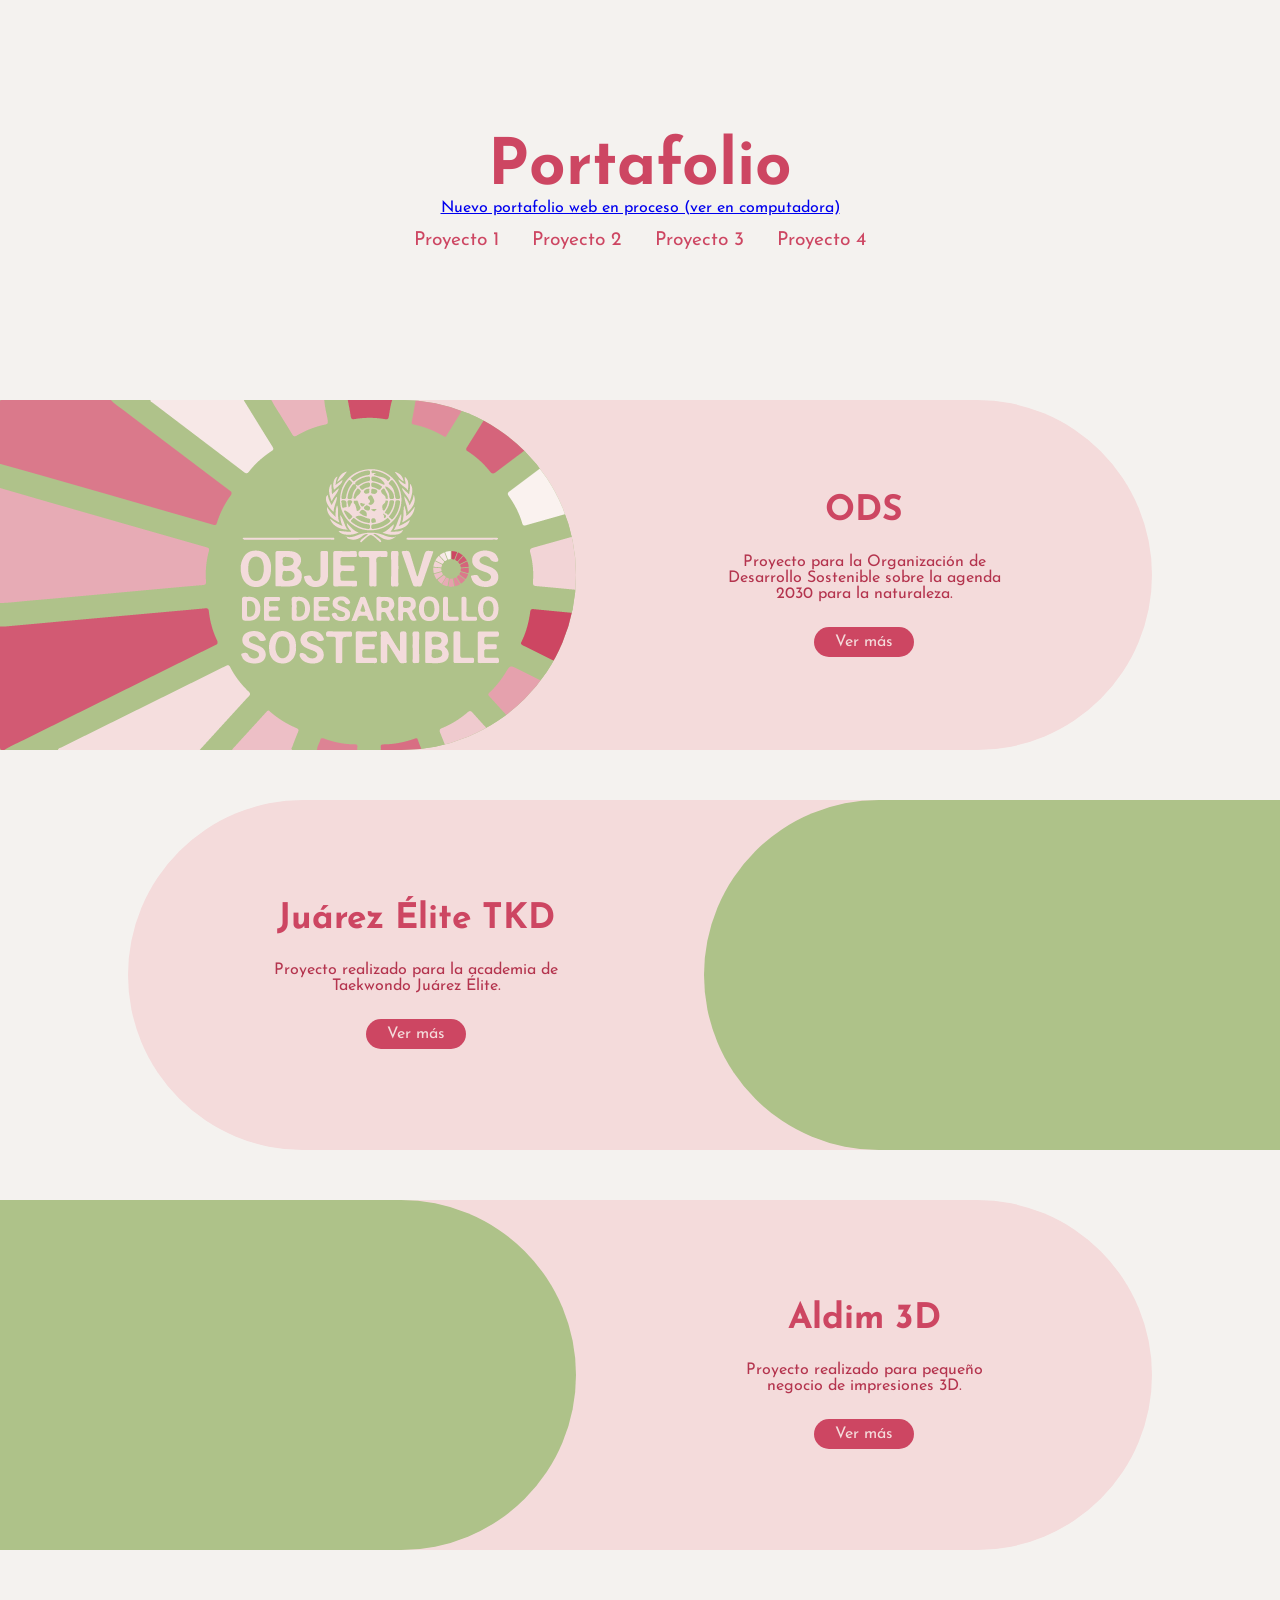
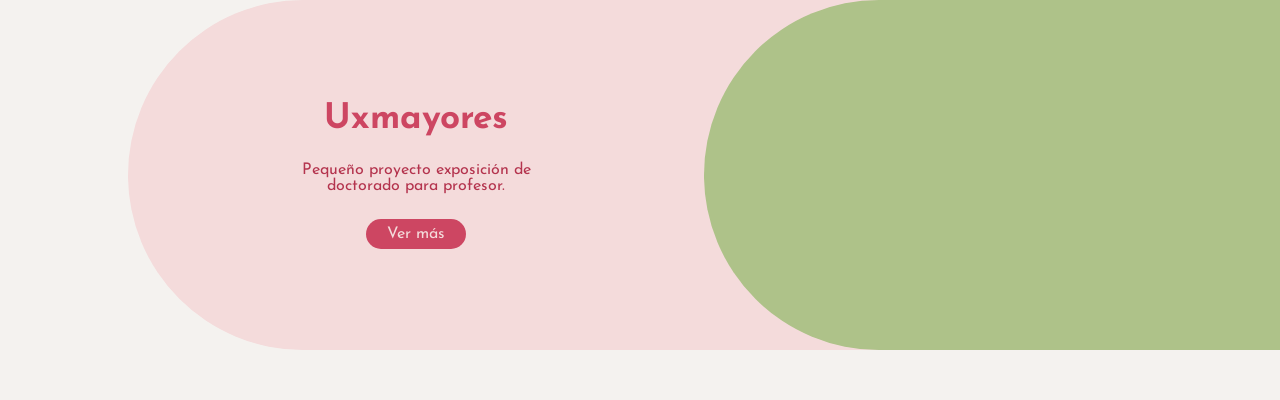
<file: index.html>
<!DOCTYPE html>
<html lang="es">

<head>
    <meta charset="UTF-8">
    <meta name="viewport" content="width=device-width, initial-scale=1.0">
    <link rel="stylesheet" href="css/head-foot.css">
    <link rel="stylesheet" href="css/index-style.css">
    <link rel="stylesheet" href="css/medias.css">
    <link rel="stylesheet" href="css/burger.css">
    <link href='https://unpkg.com/boxicons@2.1.4/css/boxicons.min.css' rel='stylesheet'>
    <link rel="preconnect" href="https://fonts.googleapis.com">
    <link rel="preconnect" href="https://fonts.gstatic.com" crossorigin>
    <link
        href="https://fonts.googleapis.com/css2?family=Josefin+Sans:wght@300;400;700&display=swap"
        rel="stylesheet">
    <title>Portafolio Web</title>


</head>

<body>
    <header id="ini">
        <!-- Menu de hamurguesa  -->
        <input type="checkbox" id="check">
        <label for="check" class="chbtn">
            <i class='bx bx-menu bur'></i>
        </label>

        <h1>Portafolio</h1>
        <a href="https://viridianarocha.github.io/DeRoseWeb/">Nuevo portafolio web en proceso (ver en computadora)</a>

        <nav>
            <a href="#sc1">Proyecto 1</a>
            <a href="#sc2">Proyecto 2</a>
            <a href="#sc3">Proyecto 3</a>
            <a href="#sc3">Proyecto 4</a>
        </nav>
    </header>
    <main>
        <section id="sc1">
            <div class="img">
                <a href="P2/p2.html"><img src="img/Portada-ODS.png" alt="" style="height: 100%;"> <img src="img/Portada-ODS-movil.png" alt="" style="height: 100%;"></a>
            </div>
            <div class="caja">
                <div class="info">
                    <h2>ODS</h2>
                    <p>Proyecto para la Organización de Desarrollo Sostenible sobre la agenda 2030 para la naturaleza.</p>
                    <a href="P2/p2.html">Ver más</a>
                </div>
            </div>

        </section>

        <section id="sc2">
            <div class="caja">
                <div class="info">
                    <h2>Juárez Élite TKD</h2>
                    <p>Proyecto realizado para la academia de Taekwondo Juárez Élite.</p>
                    <a href="https://viridianarocha.github.io/Juarez_Elite_TKD/">Ver más</a>
                </div>
            </div>

            <div class="img"></div>
        </section>

        <section id="sc3">
            <div class="img"></div>
            <div class="caja">
                <div class="info">
                    <h2>Aldim 3D</h2>
                    <p>Proyecto realizado para pequeño negocio de impresiones 3D.</p>
                    <a href="https://viridianarocha.github.io/AldiM3D/index.html">Ver más</a>
                </div>
            </div>
        </section>

        <section id="sc4">
            <div class="caja">
                <div class="info">
                    <h2>Uxmayores</h2>
                    <p>Pequeño proyecto exposición de doctorado para profesor.</p>
                    <a href="https://viridianarocha.github.io/uxmayores/">Ver más</a>
                </div>
            </div>
            <div class="img"></div>
        </section>
    </main>
    <footer>

    </footer>
</body>

</html>
</file>
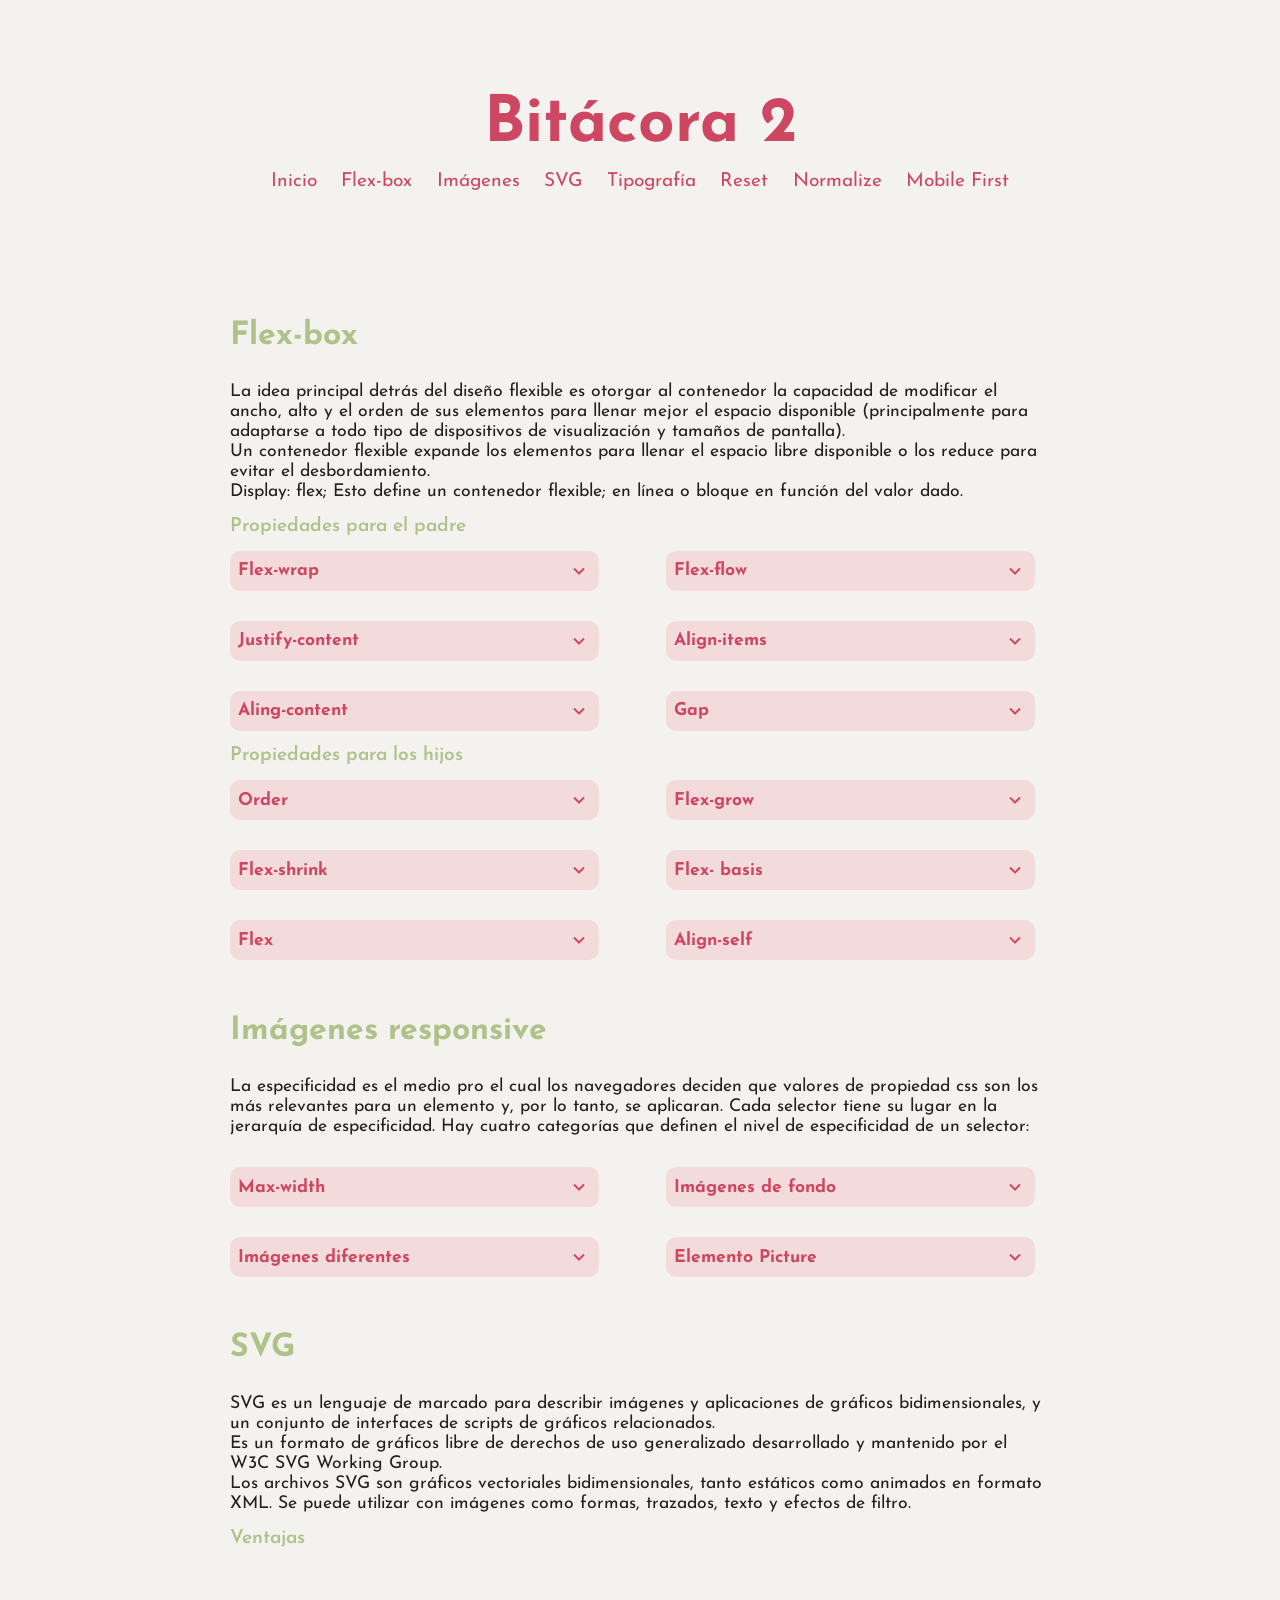
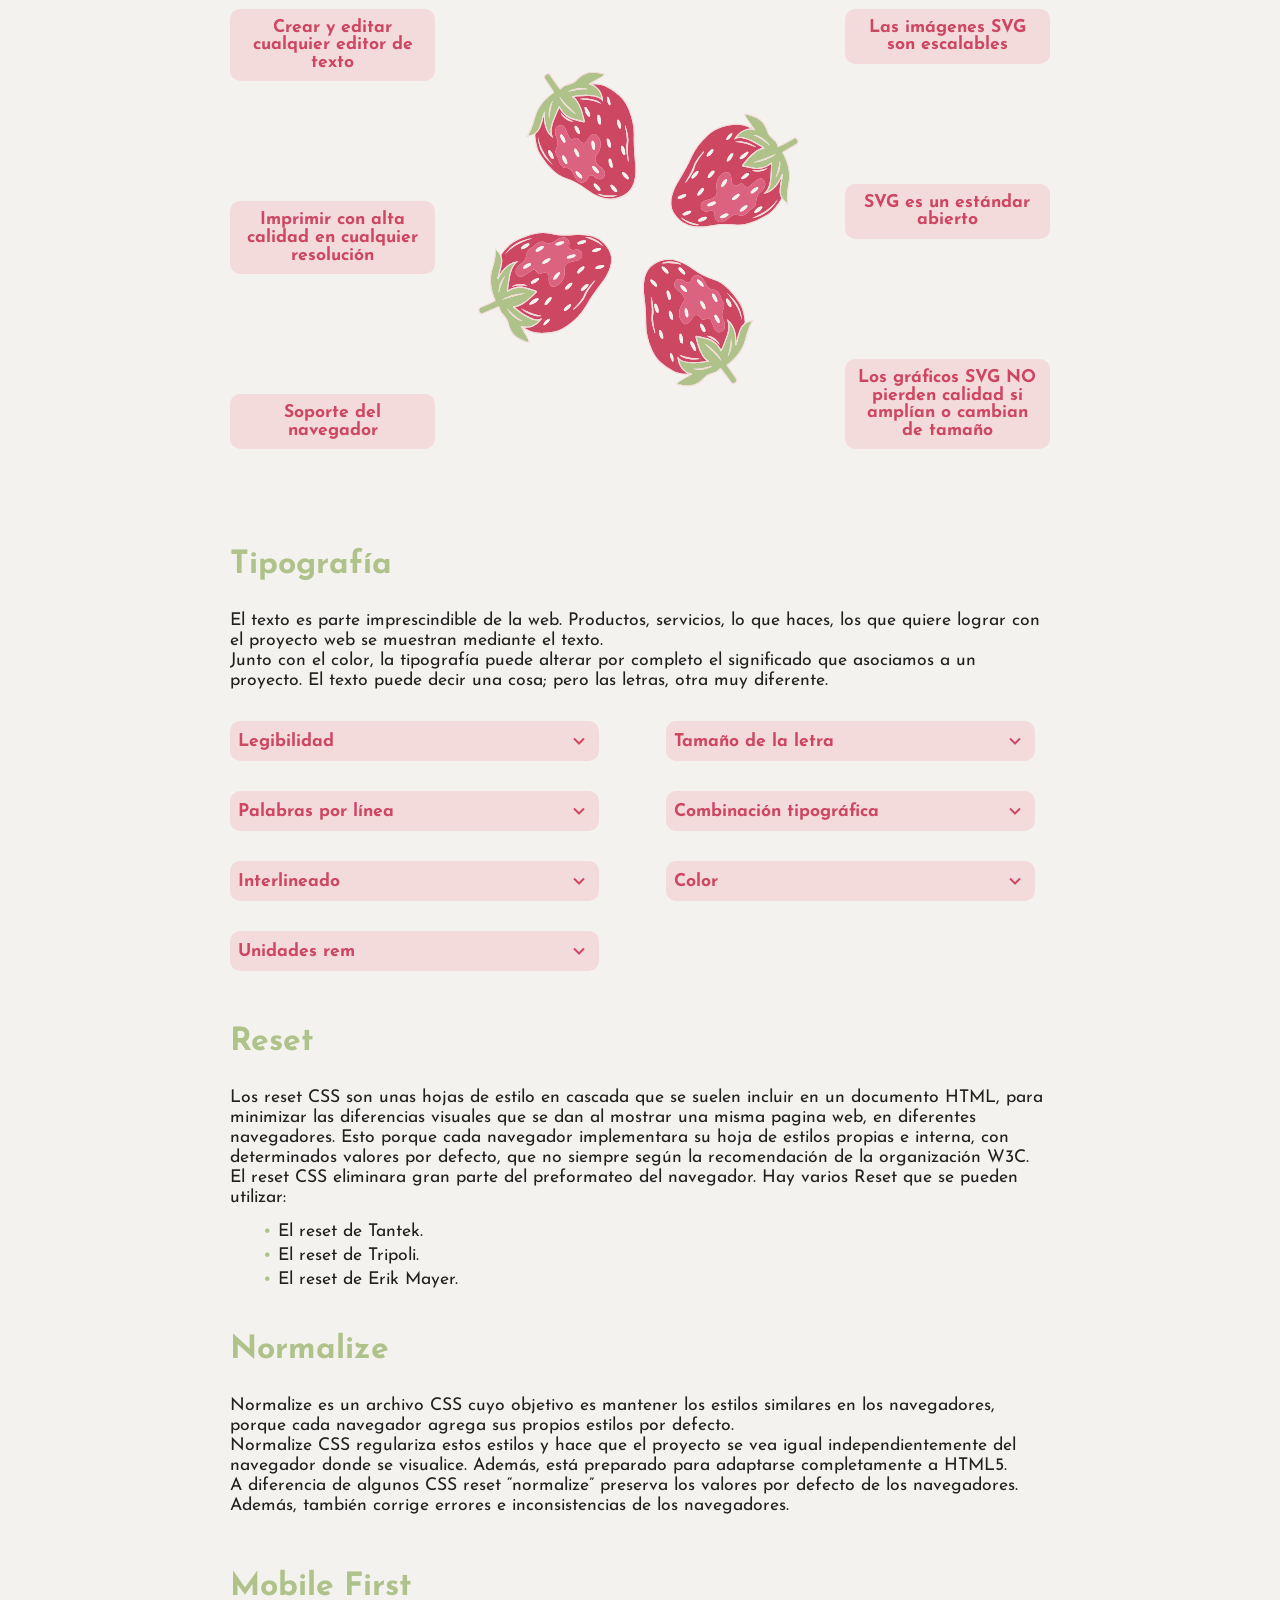
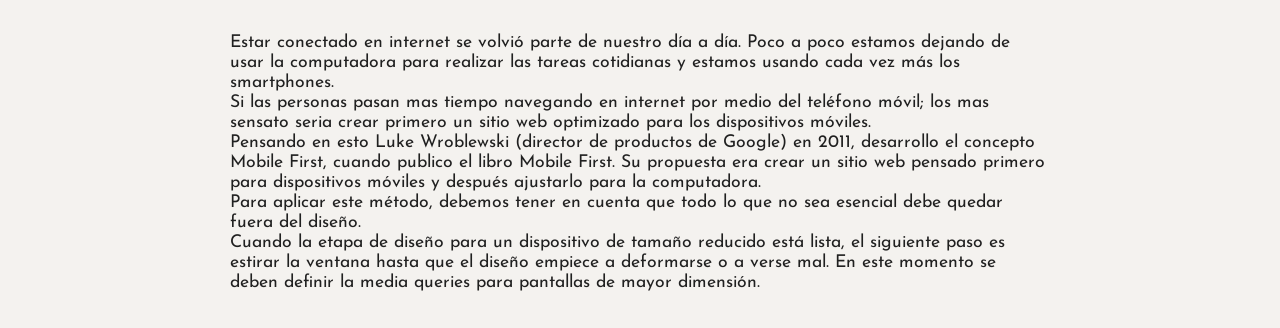
<file: S3-B2.html>
<!DOCTYPE html>
<html lang="en">

<head>
    <meta charset="UTF-8">
    <meta name="viewport" content="width=device-width, initial-scale=1.0">


    <link rel="stylesheet" href="css/reset.css">

    <link rel="stylesheet" href="css/head-foot.css">
    <link rel="stylesheet" href="css/bit.css">
    <link rel="stylesheet" href="css/medias-bit.css">
    <link rel="stylesheet" href="css/medias-svg.css">
    <link rel="stylesheet" href="css/burger.css">
    <link href='https://unpkg.com/boxicons@2.1.4/css/boxicons.min.css' rel='stylesheet'>
    <link rel="preconnect" href="https://fonts.googleapis.com">
    <link rel="preconnect" href="https://fonts.gstatic.com" crossorigin>
    <link href="https://fonts.googleapis.com/css2?family=Josefin+Sans:wght@300;400;500;600;700&display=swap"
        rel="stylesheet">
    <title>Bitácora 2 - Webcita</title>

    <style>
        header nav {
            justify-content: space-evenly;
        }
    </style>

</head>

<body>
    <header id="ini">
        <!-- Menu de hamurguesa  -->
        <input type="checkbox" id="check">
        <label for="check" class="chbtn">
            <i class='bx bx-menu bur'></i>
        </label>

        <h1>Bitácora 2</h1>

        <nav>
            <a href="index.html">Inicio</a>
            <a href="#sec1">Flex-box</a>
            <a href="#sec2">Imágenes</a>
            <a href="#sec3">SVG</a>
            <a href="#sec4">Tipografía</a>
            <a href="#sec5">Reset</a>
            <a href="#sec6">Normalize</a>
            <a href="#sec7">Mobile First</a>
        </nav>
    </header>

    <main>
        <section id="sec1">
            <div class="infos">
                <h2>Flex-box</h2>
                <p>
                    La idea principal detrás del diseño flexible es otorgar al contenedor la capacidad de modificar el
                    ancho, alto y el orden de sus elementos para llenar mejor el espacio disponible (principalmente para
                    adaptarse a todo tipo de dispositivos de visualización y tamaños de pantalla).
                    <br>
                    Un contenedor flexible expande los elementos para llenar el espacio libre disponible o los reduce
                    para evitar el desbordamiento.
                    <br>
                    Display: flex; Esto define un contenedor flexible; en línea o bloque en función del valor dado.
                    <br>
                </p>
                <h4>Propiedades para el padre</h4>
                <div>
                    <div class="inf-box">
                        <div class="sub-icon">
                            <h3>Flex-wrap</h3>
                            <i class='bx bx-chevron-down' id="down1" onclick="vermas(1)"></i>
                        </div>
                        <div id="txt-1" class="list-box">
                            <p>Por defecto, todos los elementos intentarán encajar en una línea. Permite que los
                                elementos se ajusten según sea necesario.
                            </p>
                            <ul>
                                <li>
                                    Nowrap: Todos los elementos flexibles estarán en una línea.
                                </li>
                                <li>
                                    Wrap: Los elementos flexibles se desplazan de arriba abajo en varias líneas.
                                </li>
                                <li>
                                    Wrap-reverse: Los elementos flexibles se desplazan de abajo hacia arriba.
                                </li>
                            </ul>
                            <img class="photo" src="img/wrap.png" alt="">
                        </div>
                        
                        <i class='bx bx-chevron-up' id="up1" onclick="vermenos(1)"></i>
                    </div>
                    <div class="inf-box">
                        <div class="sub-icon">
                            <h3>Flex-flow</h3>
                            <i class='bx bx-chevron-down' id="down2" onclick="vermas(2)"></i>
                        </div>
                        <div id="txt-2" class="list-box">
                            <p>Esta es una abreviatura de propiedades de flex-direction y flex-wrap, que juntas
                                definen los ejes principal y transversal del contenedor flexible.
                                El valor predeterminado es la row nowrap.
                            </p>
                            <img class="photo" src="img/flow.png" alt="">
                        </div>
                        <i class='bx bx-chevron-up' id="up2" onclick="vermenos(2)"></i>
                    </div>
                    <div class="inf-box">
                        <div class="sub-icon">
                            <h3>Justify-content</h3>
                            <i class='bx bx-chevron-down' id="down3" onclick="vermas(3)"></i>
                        </div>
                        <div id="txt-3" class="list-box">
                            <p>Esto define la alineación a lo largo del eje principal.
                                Ayuda a distribuir el espacio libre adicional que sobra cuando todos los elementos
                                flexibles
                                de una línea son inflexibles o flexibles, pero han alcanzado su tamaño máximo.
                                También ejerce cierto control sobre la alineación de los elementos cuando se desbordan
                                en la
                                línea.
                            </p>
                            <ul>
                                <li>
                                    Flex-start: los ítems se alinean hacia la línea de inicio.
                                </li>
                                <li>
                                    Flex-end: Los ítems se alinean hacia la línea final.
                                </li>
                                <li>
                                    Center: Los ítems están centrados a lo largo de la línea.
                                </li>
                                <li>
                                    Space-between: los elementos se distribuyen uniformemente en la línea; el primer
                                    elemento está en la línea de inicio, el último elemento en la línea del final.
                                </li>
                                <li>
                                    Space-around: los elementos se distribuyen uniformemente en la línea con el mismo
                                    espacio a su alrededor.
                                </li>
                                <li>
                                    Space-evenly: los elementos se distribuyen de modo que el espacio entre dos
                                    elementos (y
                                    el espacio en los bordes) sea igual.
                                </li>
                            </ul>
                            <img class="photo" src="img/justify_content.png" alt="">
                        </div>
                        <i class='bx bx-chevron-up' id="up3" onclick="vermenos(3)"></i>
                    </div>
                    <div class="inf-box">
                        <div class="sub-icon">
                            <h3>Align-items</h3>
                            <i class='bx bx-chevron-down' id="down4" onclick="vermas(4)"></i>
                        </div>
                        <div id="txt-4" class="list-box">
                            <p>Esto define el comportamiento predeterminado de como los elementos flexibles se
                                distribuyen a lo largo del eje transversal en la línea actual.</p>
                            <ul>
                                <li>
                                    Stretch: estirar para llenar el contenedor.
                                </li>
                                <li>
                                    Flex-start: los elementos se colocan en la línea de inicio.
                                </li>
                                <li>
                                    Flex-end: los elementos se colocan en la línea de abajo.
                                </li>
                                <li>
                                    Center: los elementos se centran en el eje transversal.
                                </li>
                                <li>
                                    Baseline: los elementos están alineados, como la alineación de sus líneas base.
                                </li>
                            </ul>
                            <img class="photo" src="img/a-items.png" alt="">
                        </div>
                        <i class='bx bx-chevron-up' id="up4" onclick="vermenos(4)"></i>
                    </div>
                    <div class="inf-box">
                        <div class="sub-icon">
                            <h3>Aling-content</h3>
                            <i class='bx bx-chevron-down' id="down5" onclick="vermas(5)"></i>
                        </div>
                        <div id="txt-5" class="list-box">
                            <p>Esta propiedad alinea los renglones de un contenedor flexible cuando hay espacio
                                extra en el eje transversal.</p>
                            <ul>
                                <li>
                                    Flex-start: alineado al inicio del contenedor.
                                </li>
                                <li>
                                    Flex-end: alineado hacia el final del contenedor.
                                </li>
                                <li>
                                    Center: en el centro del contenedor.
                                </li>
                                <li>
                                    Stretch: estirar líneas para ocupar el espacio restante.
                                </li>
                                <li>
                                    Space-between: líneas uniformemente distribuidas; La primera línea esta al comienzo
                                    del contenedor mientras que la última esta al final.
                                </li>
                                <li>
                                    Space-around: líneas distribuidas uniformemente con el mismo espacio alrededor de
                                    cada
                                    línea.
                                </li>
                            </ul>
                            <img class="photo" src="img/a-content.png" alt="">
                        </div>
                        <i class='bx bx-chevron-up' id="up5" onclick="vermenos(5)"></i>
                    </div>
                    <div class="inf-box">
                        <div class="sub-icon">
                            <h3>Gap</h3>
                            <i class='bx bx-chevron-down' id="down6" onclick="vermas(6)"></i>
                        </div>
                        <p id="txt-6">La propiedad gap controla el espacio entre elementos flexibles. Se aplica ese
                            espacio solo entre elementos que no están en los bordes exteriores.</p>
                        <i class='bx bx-chevron-up' id="up6" onclick="vermenos(6)"></i>
                    </div>

                    <h4>Propiedades para los hijos</h4>

                    <div class="inf-box">
                        <div class="sub-icon">
                            <h3>Order</h3>
                            <i class='bx bx-chevron-down' id="down7" onclick="vermas(7)"></i>
                        </div>
                        <p id="txt-7">Por default, los elementos flexibles se presentan en el orden de origen.
                            Sin embargo, la propiedad order controla el orden en el que aparecen en el contenedor
                            flexible. Por default es 0.
                        </p>
                        <i class='bx bx-chevron-up' id="up7" onclick="vermenos(7)"></i>
                    </div>
                    <div class="inf-box">
                        <div class="sub-icon">
                            <h3>Flex-grow</h3>
                            <i class='bx bx-chevron-down' id="down8" onclick="vermas(8)"></i>
                        </div>
                        <p id="txt-8">Define la capacidad para que un ítem crezca si es necesario.
                            Acepta un valor entero que sirve como proporción.
                            Indica qué cantidad de espacio disponible dentro del contenedor flexible debe ocupar el
                            ítem. Los números negativos no son válidos.
                            <br>
                            En flex-grow: X;
                            <br>
                            El numero X indica cuantas unidades de crecimiento crecerá el ítem.
                            Para saber cuanto crecerá un elemento debemos calcular a cuanto corresponde una unidad de
                            crecimiento.
                            La formula para calcular el tamaño de una unidad de crecimiento es la siguiente:
                            <br>
                            <span>Unidad de crecimiento = espacio disponible / suma de flex-grow.</span>
                        </p>
                        <i class='bx bx-chevron-up' id="up8" onclick="vermenos(8)"></i>
                    </div>
                    <div class="inf-box">
                        <div class="sub-icon">
                            <h3>Flex-shrink</h3>
                            <i class='bx bx-chevron-down' id="down9" onclick="vermas(9)"></i>
                        </div>
                        <p id="txt-9">Especifica la capacidad de un elemento para reducir en relación con el resto de
                            los elementos flexibles del contenedor. Por default en 0.
                            <br>
                            Especifica el comportamiento de los ítems cuando el tamaño del contenedor es menor al de los
                            ítems que lo componen.
                            <br>
                            El numero X indica cuantas unidades de reducción reducirá el ítem.
                            Para saber cuándo se reducirá un elemento debemos calcular a cuanto corresponde una unidad
                            de reducción.
                            La fórmula para calcular el tamaño de una unidad de reducción es la siguiente:
                            <br>
                            Unidad de reducción = espacio faltante / suma de los flex-shrink.
                        </p>
                        <i class='bx bx-chevron-up' id="up9" onclick="vermenos(9)"></i>
                    </div>
                    <div class="inf-box">
                        <div class="sub-icon">
                            <h3>Flex- basis</h3>
                            <i class='bx bx-chevron-down' id="down10" onclick="vermas(10)"></i>
                        </div>
                        <div id="txt-10" class="list-box">
                            <p>Esto define el tamaño predeterminado de un elemento antes de distribuir el
                                espacio restante. Puede ser una longitud o una palabra clave.</p>
                            <ul>
                                <li>
                                    numero; Una unidad de longitud, o porcentaje, que especifica la longitud inicial de
                                    los
                                    elementos flexibles.
                                </li>
                                <li>
                                    auto; Valor predeterminado. La longitud es igual a la longitud del elemento
                                    flexible. Si
                                    el ítem no tiene una longitud especificada, la longitud
                                </li>
                                <li>
                                    initial; Establece esta propiedad a su valor predeterminado.
                                </li>
                                <li>
                                    inherit; Hereda esta propiedad de su elemento padre.
                                </li>
                                <li>
                                    Si se establece en 0 el espacio edicional alrededor del contenido no se toma en
                                    cuenta.
                                    Si se configura en auto, el espacio adicional se destruye segun su valor de
                                    felx-grow.
                                </li>
                            </ul>
                        </div>
                        <i class='bx bx-chevron-up' id="up10" onclick="vermenos(10)"></i>
                    </div>
                    <div class="inf-box">
                        <div class="sub-icon">
                            <h3>Flex</h3>
                            <i class='bx bx-chevron-down' id="down11" onclick="vermas(11)"></i>
                        </div>
                        <p id="txt-11">Es la abreviatura de flex-grow- flex-shrink y flex-basis combinadas.
                            El segundo y tercer parámetro son opcionales.
                            El valor predeterminado es 0 1 auto.</p>
                        <i class='bx bx-chevron-up' id="up11" onclick="vermenos(11)"></i>
                    </div>
                    <div class="inf-box">
                        <div class="sub-icon">
                            <h3>Align-self</h3>
                            <i class='bx bx-chevron-down' id="down12" onclick="vermas(12)"></i>
                        </div>
                        <div id="txt-12" class="list-box">
                            <p>Esto permite que la alineación predeterminada se anule para los elementos flex
                                específicos.
                                Tenga en cuenta que las propiedades float, clear y vertical-align no tienen efecto en un
                                elemento flexible.</p>
                            <ul>
                                <li>
                                    Flex-start: el borde del margen de inicio cruzado del elemento se coloca en la línea
                                    de
                                    inicio cruzado.
                                </li>
                                <li>
                                    Flex-end: el borde del borde transversal del elemento se coloca en la línea del
                                    extremo
                                    transversal.
                                </li>
                                <li>
                                    Center: el elemento esta centrado en el eje transversal.
                                </li>
                                <li>
                                    Baseline: los elementos están alineados, así como su línea de base esta alineada.
                                </li>
                                <li>
                                    Stretch: estirar para llenar el contenedor.
                                </li>
                            </ul>
                        </div>
                        <i class='bx bx-chevron-up' id="up12" onclick="vermenos(12)"></i>

                    </div>
                </div>
            </div>
        </section>

        <section id="sec2">
            <div class="infos">
                <h2>Imágenes responsive</h2>
                <p>
                    La especificidad es el medio pro el cual los navegadores deciden que valores de propiedad css son
                    los más relevantes para un elemento y, por lo tanto, se aplicaran.
                    Cada selector tiene su lugar en la jerarquía de especificidad. Hay cuatro categorías que definen el
                    nivel de especificidad de un selector:
                </p>
                <div>
                    <div class="inf-box">
                        <div class="sub-icon">
                            <h3>Max-width</h3>
                            <i class='bx bx-chevron-down' id="down13" onclick="vermas(13)"></i>
                        </div>
                        <p id="txt-13">Al 100% la imagen se podrá reducir, pero no se ampliará más del tamaño original.
                        </p>
                        <i class='bx bx-chevron-up' id="up13" onclick="vermenos(13)"></i>
                    </div>
                    <div class="inf-box">
                        <div class="sub-icon">
                            <h3>Imágenes de fondo</h3>
                            <i class='bx bx-chevron-down' id="down14" onclick="vermas(14)"></i>
                        </div>
                        <div id="txt-14" class="list-box">
                            <p>Las imágenes de fondo también pueden responder al cambio de tamaño. Esto se puede
                                hacer de tres formas diferentes.</p>
                            <ul>
                                <li>
                                    Estableciendo la propiedad backround-size en “contain” la imagen de fondo se
                                    escalará e
                                    intentará ajustarse al área de contenido. Sin embargo, la imagen mantendrá su
                                    relación
                                    de
                                    aspecto.
                                </li>
                                <li>
                                    Backround-size: 100% 100%
                                    <br>
                                    La imagen de fondo se ampliará para cubrir toda el área de contenido.
                                </li>
                                <li>
                                    Backround-size: cover: la imagen de fondo se escalará para cubrir toda el área de
                                    contenido.
                                </li>
                            </ul>
                        </div>
                        <i class='bx bx-chevron-up' id="up14" onclick="vermenos(14)"></i>
                    </div>
                    <div class="inf-box">
                        <div class="sub-icon">
                            <h3>Imágenes diferentes</h3>
                            <i class='bx bx-chevron-down' id="down15" onclick="vermas(15)"></i>
                        </div>
                        <p id="txt-15">Una imagen grande puede ser perfecta en una pantalla de computadora grande. Para
                            reducir la carga o por cualquier otra razón, se pueden usar media queries para mostrar
                            diferentes imágenes en diferentes dispositivos.</p>
                        <i class='bx bx-chevron-up' id="up15" onclick="vermenos(15)"></i>
                    </div>
                    <div class="inf-box">
                        <div class="sub-icon">
                            <h3>Elemento Picture</h3>
                            <i class='bx bx-chevron-down' id="down16" onclick="vermas(16)"></i>
                        </div>
                        <p id="txt-16">Se pueden configurar diferentes fuentes, y la primera fuente que se ajusta a las
                            preferencias es la que se está utilizando.</p>
                        <i class='bx bx-chevron-up' id="up16" onclick="vermenos(16)"></i>
                    </div>
                </div>
            </div>
        </section>

        <section id="sec3">
            <div class="infos">
                <h2>SVG</h2>
                <p>
                    SVG es un lenguaje de marcado para describir imágenes y aplicaciones de gráficos bidimensionales, y
                    un conjunto de interfaces de scripts de gráficos relacionados.
                    <br>
                    Es un formato de gráficos libre de derechos de uso generalizado desarrollado y mantenido por el W3C
                    SVG Working Group.
                    <br>
                    Los archivos SVG son gráficos vectoriales bidimensionales, tanto estáticos como animados en formato
                    XML. Se puede utilizar con imágenes como formas, trazados, texto y efectos de filtro.
                </p>
                <h4>Ventajas</h4>
                <div class="ventajas">
                    <div class="ven">
                        <h3>Crear y editar cualquier editor de texto</h3>
                        <h3>Imprimir con alta calidad en cualquier resolución </h3>
                        <h3>Soporte del navegador</h3> 
                    </div>
                    <img class="photo-svg" src="img/Fresas.svg" alt="">
                    <div class="ven">
                        <h3>Las imágenes SVG son escalables</h3>
                        <h3>SVG es un estándar abierto</h3>
                        <h3>Los gráficos SVG NO pierden calidad si amplían o cambian de tamaño</h3>
                    </div>
                </div>
            </div>
        </section>

        <section id="sec4">
            <div class="infos">
                <h2>Tipografía</h2>
                <p>
                    El texto es parte imprescindible de la web. Productos, servicios, lo que haces, los que quiere
                    lograr con el proyecto web se muestran mediante el texto.
                    <br>
                    Junto con el color, la tipografía puede alterar por completo el significado que asociamos a un
                    proyecto. El texto puede decir una cosa; pero las letras, otra muy diferente.
                </p>
                <div>
                    <div class="inf-box">
                        <div class="sub-icon">
                            <h3>Legibilidad</h3>
                            <i class='bx bx-chevron-down' id="down17" onclick="vermas(17)"></i>
                        </div>
                        <p id="txt-17">Básicamente es la facilidad con que se puede leer y comprender un texto.</p>
                        <i class='bx bx-chevron-up' id="up17" onclick="vermenos(17)"></i>
                    </div>
                    <div class="inf-box">
                        <div class="sub-icon">
                            <h3>Tamaño de la letra</h3>
                            <i class='bx bx-chevron-down' id="down18" onclick="vermas(18)"></i>
                        </div>
                        <div id="txt-18" class="list-box">
                            <p>Estudios concluyen que es un error costoso si el texto es menor a 16px.
                                <br>
                                16px no es un tamaño grande, es el tamaño por defecto en muchos navegadores. 16px o 18px
                                deben ser las primeras medidas a probar.
                            </p>
                        </div>
                        <i class='bx bx-chevron-up' id="up18" onclick="vermenos(18)"></i>
                    </div>
                    <div class="inf-box">
                        <div class="sub-icon">
                            <h3>Palabras por línea</h3>
                            <i class='bx bx-chevron-down' id="down19" onclick="vermas(19)"></i>
                        </div>
                        <div id="txt-19" class="list-box">
                            <p>Según John Kane en su Manual de tipografia, el ancho de línea optimo contiene entre 35 y
                                65 caracteres (7-12 palabras aproximadamente).
                                <br>
                                Aunque estas indicaciones fueron sugeridas para papel en un principio sirven también
                                para tener una legibilidad optima en pantalla.
                            </p>
                        </div>
                        <i class='bx bx-chevron-up' id="up19" onclick="vermenos(19)"></i>
                    </div>
                    <div class="inf-box">
                        <div class="sub-icon">
                            <h3>Combinación tipográfica</h3>
                            <i class='bx bx-chevron-down' id="down20" onclick="vermas(20)"></i>
                        </div>
                        <p id="txt-20">Usar diferentes familias tipográficas te permitirá separar e identificar mejores
                            bloques de texto, establecer jerarquías claras, mejorar la legibilidad de los textos y, en
                            definitiva, hacer que el usuario se quede mas tiempo en la web.
                            <br>
                            Cada proyecto tiene sus propias necesidades, pero como casi siempre, menos, es más. No es
                            necesario utilizar mas de dos familias tipográficas, cuando hablamos de web, debemos
                            limitarnos a dos.
                        </p>
                        <i class='bx bx-chevron-up' id="up20" onclick="vermenos(20)"></i>
                    </div>
                    <div class="inf-box">
                        <div class="sub-icon">
                            <h3>Interlineado</h3>
                            <i class='bx bx-chevron-down' id="down21" onclick="vermas(21)"></i>
                        </div>
                        <p id="txt-21">La recomendación es establecer el line-heigth al 120% (multiplicar por 1.2) el
                            tamaño del texto.
                            <br>
                            Si nos pasamos de interlineado será muy difícil crear continuidad, el lector tendrá que
                            hacer un esfuerzo extra para ir de una línea a la siguiente y podrá perderse.
                        </p>
                        <i class='bx bx-chevron-up' id="up21" onclick="vermenos(21)"></i>
                    </div>
                    <div class="inf-box">
                        <div class="sub-icon">
                            <h3>Color</h3>
                            <i class='bx bx-chevron-down' id="down22" onclick="vermas(22)"></i>
                        </div>
                        <p id="txt-22">No existe una regla general para la combinación de colores, eso va a depender
                            mucho del proyecto que se esté realizando.
                            <br>
                            El w3c sugiere que se use el contraste adecuado o los colores que hagan que se distinga el
                            texto del fondo. Es importante verificar el contraste antes de aplicarlo al diseño.
                        </p>
                        <i class='bx bx-chevron-up' id="up22" onclick="vermenos(22)"></i>
                    </div>
                    <div class="inf-box">
                        <div class="sub-icon">
                            <h3>Unidades rem</h3>
                            <i class='bx bx-chevron-down' id="down23" onclick="vermas(23)"></i>
                        </div>
                        <p id="txt-23">
                            El uso de pixeles y ems es algo habitual. Mientras que los px son unidades absolutas, los
                            ems son unidades relativas al elemento padre.
                            Esto significa que cuando cambia el tamaño del navegador, es difícil calcular el tamaño para
                            lograr el resultado deseado.
                            Es mejor opción usar rems. Los rems, también conocidos como “root em”, son siempre iguales
                            al tamaño de fuente del elemento HTML raíz, además todos los navegadores modernos lo
                            admiten.
                        </p>
                        <i class='bx bx-chevron-up' id="up23" onclick="vermenos(23)"></i>
                    </div>
                </div>
            </div>
        </section>

        <section id="sec5">
            <div class="infos">
                <h2>Reset</h2>
                <p>
                    Los reset CSS son unas hojas de estilo en cascada que se suelen incluir en un documento HTML, para
                    minimizar las diferencias visuales que se dan al mostrar una misma pagina web, en diferentes
                    navegadores.
                    Esto porque cada navegador implementara su hoja de estilos propias e interna, con determinados
                    valores por defecto, que no siempre según la recomendación de la organización W3C.
                    <br>
                    El reset CSS eliminara gran parte del preformateo del navegador.
                    Hay varios Reset que se pueden utilizar:
                </p>
                <ul>
                    <li>El reset de Tantek.</li>
                    <li>El reset de Tripoli.</li>
                    <li>El reset de Erik Mayer.</li>
                </ul>
            </div>
        </section>

        <section id="sec6">
            <div class="infos">
                <h2>Normalize</h2>
                <p>
                    Normalize es un archivo CSS cuyo objetivo es mantener los estilos similares en los navegadores,
                    porque cada navegador agrega sus propios estilos por defecto.
                    <br>
                    Normalize CSS regulariza estos estilos y hace que el proyecto se vea igual independientemente del
                    navegador donde se visualice. Además, está preparado para adaptarse completamente a HTML5.
                    <br>
                    A diferencia de algunos CSS reset “normalize” preserva los valores por defecto de los navegadores.
                    Además, también corrige errores e inconsistencias de los navegadores.
            </div>
        </section>

        <section id="sec7">
            <div class="infos">
                <h2>Mobile First</h2>
                <p>
                    Estar conectado en internet se volvió parte de nuestro día a día. Poco a poco estamos dejando de
                    usar la computadora para realizar las tareas cotidianas y estamos usando cada vez más los
                    smartphones.
                    <br>
                    Si las personas pasan mas tiempo navegando en internet por medio del teléfono móvil; los mas sensato
                    seria crear primero un sitio web optimizado para los dispositivos móviles.
                    <br>
                    Pensando en esto Luke Wroblewski (director de productos de Google) en 2011, desarrollo el concepto
                    Mobile First, cuando publico el libro Mobile First.
                    Su propuesta era crear un sitio web pensado primero para dispositivos móviles y después ajustarlo
                    para la computadora.
                    <br>
                    Para aplicar este método, debemos tener en cuenta que todo lo que no sea esencial debe quedar fuera
                    del diseño.
                    <br>
                    Cuando la etapa de diseño para un dispositivo de tamaño reducido está lista, el siguiente paso es
                    estirar la ventana hasta que el diseño empiece a deformarse o a verse mal.
                    En este momento se deben definir la media queries para pantallas de mayor dimensión.

                </p>
        </section>
    </main>
</body>

<script>
    function vermas(numP) {

        var masTexto = document.getElementById("txt-" + numP);
        var menos = document.getElementById("up" + numP);
        var mas = document.getElementById("down" + numP);

        masTexto.style.display = "block";
        menos.style.display = "block";
        mas.style.display = "none";
    }

    function vermenos(numP) {

        var menosTexto = document.getElementById("txt-" + numP);
        var more = document.getElementById("down" + numP);
        var less = document.getElementById("up" + numP);

        menosTexto.style.display = "none";
        less.style.display = "none";
        more.style.display = "block";
    }
</script>

</html>
</file>
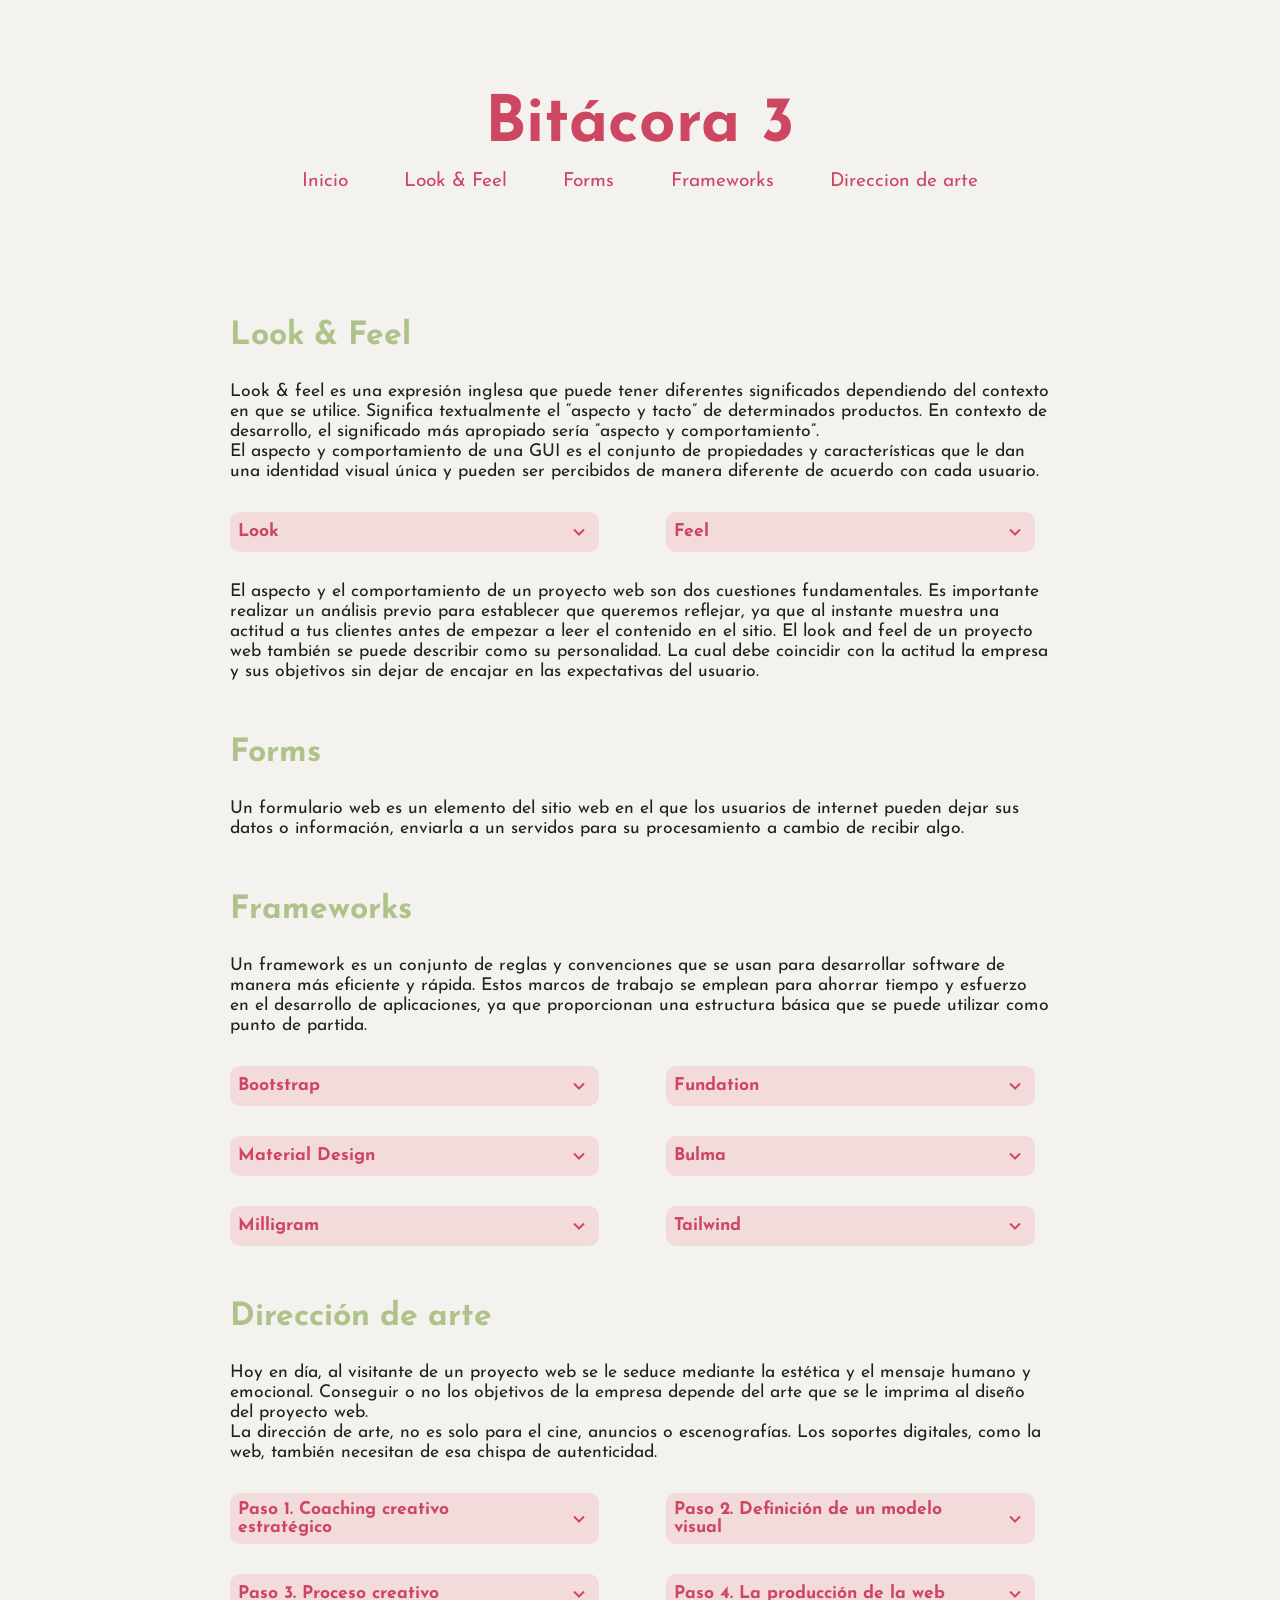
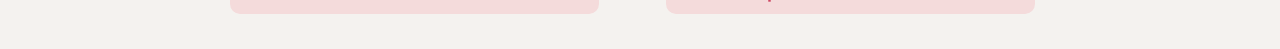
<file: S3-B3.html>
<!DOCTYPE html>
<html lang="en">

<head>
    <meta charset="UTF-8">
    <meta name="viewport" content="width=device-width, initial-scale=1.0">


    <link rel="stylesheet" href="css/reset.css">

    <link rel="stylesheet" href="css/head-foot.css">
    <link rel="stylesheet" href="css/bit.css">
    <link rel="stylesheet" href="css/medias-bit.css">
    <link rel="stylesheet" href="css/medias-svg.css">
    <link rel="stylesheet" href="css/burger.css">
    <link href='https://unpkg.com/boxicons@2.1.4/css/boxicons.min.css' rel='stylesheet'>
    <link rel="preconnect" href="https://fonts.googleapis.com">
    <link rel="preconnect" href="https://fonts.gstatic.com" crossorigin>
    <link href="https://fonts.googleapis.com/css2?family=Josefin+Sans:wght@300;400;500;600;700&display=swap"
        rel="stylesheet">
    <title>Bitácora 3 - Webcita</title>

    <style>
        header nav {
            justify-content: space-evenly;
        }
    </style>

</head>

<body>
    <header id="ini">
        <!-- Menu de hamurguesa  -->
        <input type="checkbox" id="check">
        <label for="check" class="chbtn">
            <i class='bx bx-menu bur'></i>
        </label>

        <h1>Bitácora 3</h1>

        <nav>
            <a href="index.html">Inicio</a>
            <a href="#sec1">Look & Feel</a>
            <a href="#sec2">Forms</a>
            <a href="#sec3">Frameworks</a>
            <a href="#sec4">Direccion de arte</a>
        </nav>
    </header>

    <main>
        <section id="sec1">
            <div class="infos">
                <h2>Look & Feel</h2>
                <p>
                    Look & feel es una expresión inglesa que puede tener diferentes significados dependiendo del
                    contexto en que se utilice.
                    Significa textualmente el “aspecto y tacto” de determinados productos.
                    En contexto de desarrollo, el significado más apropiado sería ”aspecto y comportamiento”.
                    <br>
                    El aspecto y comportamiento de una GUI es el conjunto de propiedades y características que le dan
                    una identidad visual única y pueden ser percibidos de manera diferente de acuerdo con cada usuario.
                </p>
                <div>
                    <div class="inf-box">
                        <div class="sub-icon">
                            <h3>Look</h3>
                            <i class='bx bx-chevron-down' id="down1" onclick="vermas(1)"></i>
                        </div>
                        <div id="txt-1" class="list-box">
                            <p>El aspecto o look de las interfaces se define por los siguientes componentes:</p>
                            <ul>
                                <li>
                                    Paleta de colores
                                </li>
                                <li>
                                    Imágenes
                                </li>
                                <li>
                                    Diseño
                                </li>
                                <li>
                                    Opciones de fuente
                                </li>
                                <li>
                                    Estilo general
                                </li>
                                <li>
                                    Disposición de los elementos
                                </li>
                            </ul>
                        </div>
                        <i class='bx bx-chevron-up' id="up1" onclick="vermenos(1)"></i>
                    </div>
                    <div class="inf-box">
                        <div class="sub-icon">
                            <h3>Feel</h3>
                            <i class='bx bx-chevron-down' id="down2" onclick="vermas(2)"></i>
                        </div>
                        <div id="txt-2" class="list-box">
                            <p>El comportamiento de las interfaces esta influido por la interacción, que se determina
                                por las siguientes características.</p>
                            <ul>
                                <li>
                                    El movimiento y la respuesta de los componentes dinámicos, como menús desplegables,
                                    botones, formas y galerías.
                                </li>
                                <li>
                                    Los efectos de sonido.
                                </li>
                                <li>
                                    La rapidez con que las páginas y las imágenes se cargan.
                                </li>
                            </ul>
                        </div>
                        <i class='bx bx-chevron-up' id="up2" onclick="vermenos(2)"></i>
                    </div>
                    <!---->
                </div>
                <p>
                    El aspecto y el comportamiento de un proyecto web son dos cuestiones fundamentales.
                    Es importante realizar un análisis previo para establecer que queremos reflejar, ya que al instante
                    muestra una actitud a tus clientes antes de empezar a leer el contenido en el sitio.
                    El look and feel de un proyecto web también se puede describir como su personalidad. La cual debe
                    coincidir con la actitud la empresa y sus objetivos sin dejar de encajar en las expectativas del
                    usuario.
                </p>
            </div>
        </section>

        <section id="sec2">
            <div class="infos">
                <h2>Forms</h2>
                <p>
                    Un formulario web es un elemento del sitio web en el que los usuarios de internet pueden dejar sus
                    datos o información, enviarla a un servidos para su procesamiento a cambio de recibir algo.
                </p>

            </div>
        </section>

        <section id="sec3">
            <div class="infos">
                <h2>Frameworks</h2>
                <p>
                    Un framework es un conjunto de reglas y convenciones que se usan para desarrollar software de manera
                    más eficiente y rápida. Estos marcos de trabajo se emplean para ahorrar tiempo y esfuerzo en el
                    desarrollo de aplicaciones, ya que proporcionan una estructura básica que se puede utilizar como
                    punto de partida.
                </p>
                <div>
                    <div class="inf-box">
                        <div class="sub-icon">
                            <h3>Bootstrap</h3>
                            <i class='bx bx-chevron-down' id="down3" onclick="vermas(3)"></i>
                        </div>
                        <div id="txt-3" class="list-box">
                            <p>Es un framework de código abierto desarrollado por Mark Otto y Jacob Thornton en 2011. Se
                                creó originalmente como una solución interna para twitter y se ha convertido en una
                                herramienta esencial para el desarrollo web.</p>
                            <h4>Ventajas</h4>
                            <ul>
                                <li>
                                    Desarrollo rápido
                                </li>
                                <li>
                                    Adaptabilidad
                                </li>
                                <li>
                                    Coherencia
                                </li>
                                <li>
                                    Compatibilidad
                                </li>
                                <li>
                                    Comundad activa
                                </li>
                                <li>
                                    Personalización
                                </li>
                            </ul>
                            <img class="photo" src="img/Bootstrap.png" alt="">
                        </div>
                        <i class='bx bx-chevron-up' id="up3" onclick="vermenos(3)"></i>
                    </div>
                    <div class="inf-box">
                        <div class="sub-icon">
                            <h3>Fundation</h3>
                            <i class='bx bx-chevron-down' id="down4" onclick="vermas(4)"></i>
                        </div>
                        <div id="txt-4" class="list-box">
                            <p>Es un framework de interfaz de usuario responsivo.
                                Foundation proporciona una cuadrícula responsive e incluye componentes de interfaz de
                                usuario html y css, etc,
                            </p>
                            <h4>Beneficios</h4>
                            <ul>
                                <li>
                                    La actualización de Foundation 5 a la versión 6.0 redujo al mínimo el tamaño de
                                    archivo
                                    del framework. Con 60 KB para CSS y 84 KB para JavaScript.
                                </li>
                                <li>
                                    Debido a su estructura modular y a la libertad en la selección, es posible reducir
                                    el
                                    tamaño de este entorno de trabajo aún más.
                                </li>
                                <li>
                                    La combinación del grid flexible con los diversos atributos ARIA implementados por
                                    ZURB,
                                    proporciona las opciones básicas para proyectos web multiplataforma y
                                    multidispositivo.
                                </li>
                            </ul>
                            <img class="photo" src="img/foundation.svg" alt="">
                        </div>
                        <i class='bx bx-chevron-up' id="up4" onclick="vermenos(4)"></i>
                    </div>
                    <div class="inf-box">
                        <div class="sub-icon">
                            <h3>Material Design</h3>
                            <i class='bx bx-chevron-down' id="down5" onclick="vermas(5)"></i>
                        </div>
                        <div id="txt-5" class="list-box">
                            <p>Un sistema de diseño de web y de software desarrollado por google. Ofrece Documentación
                                sobre la funcionalidad y uso sugerido de los elementos, estandarización, recursos de
                                aprendizaje y soporte para nuevas funcionalidades en el futuro.
                            </p>
                            <h4>Beneficios</h4>
                            <p>Memorabilidad y asociabilidad del lenguaje gráfico de google, recursos
                                disponibles, soporte para android, flutter y web, simplificación del estilizado del
                                software, etc.</p>
                            <h4>Soporte</h4>
                            <p>MD es un sistema de diseño que tiene constantemente saca recibe implementaciones. El
                                equipo de desarrollo a cargo del proyecto ha publicado un roadmap que enlista todo en lo
                                que están trabajando.</p>
                            <h4>Simplicidad</h4>
                            <p>Como cualquier otro framework, Material Design simplifica la tediosa tarea de estilizar
                                software bajo un sistema previamente diseñado por expertos, lo que brinda un nivel extra
                                de calidad a nuestros proyectos.</p>
                            <img class="photo" src="img/MaterialDesign.png" alt="">
                        </div>
                        <i class='bx bx-chevron-up' id="up5" onclick="vermenos(5)"></i>
                    </div>
                    <div class="inf-box">
                        <div class="sub-icon">
                            <h3>Bulma</h3>
                            <i class='bx bx-chevron-down' id="down6" onclick="vermas(6)"></i>
                        </div>
                        <div id="txt-6" class="list-box">
                            <p>Bulma es un framework CSS basado en Flexbox que está compuesto solamente de clases CSS
                                por lo cual el código HTML no tendrá ningún efecto sobre el estilo de la página.
                                Bulma está enfocado en la filosofía de mobile-first por lo cual es responsivo y muy
                                fácil de usar.
                                Fue creado por Jeremy Thomas en el 2016.
                            </p>
                            <h4>Diseño responsivo</h4>
                            <p>Bulma esta optimizado para un diseño responsivo. La mayoría de los elementos se
                                acomodarán vertical mente y el nav desaparecerá automáticamente.</p>
                            <img class="photo" src="img/bulma-banner.png" alt="">
                        </div>
                        <i class='bx bx-chevron-up' id="up6" onclick="vermenos(6)"></i>
                    </div>
                    <div class="inf-box">
                        <div class="sub-icon">
                            <h3>Milligram</h3>
                            <i class='bx bx-chevron-down' id="down7" onclick="vermas(7)"></i>
                        </div>
                        <div id="txt-7" class="list-box">
                            <p>Es un framework CSS pequeño (2kb) pero poderoso que ofrece estlos para un
                                desarrollo web eficiente.
                                Está calificado entre los tres mejores frameworks CSS. Su objetivo principal es ofrecer
                                n
                                conjunto de esilos y componentes básicos que faciliten la creación de sitios we limpios
                                y
                                atractivos sin agregar una gran cantidad de código innecesario.
                            </p>
                            <h4>Ventajas</h4>
                            <ul>
                                <li>
                                    Pesa 2kb
                                </li>
                                <li>
                                    Diseño minimalista
                                </li>
                                <li>
                                    Incluye Flexbox grid
                                </li>
                                <li>
                                    Fácil de aprender
                                </li>
                            </ul>
                            <h4>Desventajas</h4>
                            <ul>
                                <li>
                                    Falta de presonalización
                                </li>
                                <li>
                                    Poco conocido
                                </li>
                            </ul>
                            <img class="photo" src="img/Milligram.png" alt="">
                        </div>
                        <i class='bx bx-chevron-up' id="up7" onclick="vermenos(7)"></i>
                    </div>
                    <div class="inf-box">
                        <div class="sub-icon">
                            <h3>Tailwind</h3>
                            <i class='bx bx-chevron-down' id="down8" onclick="vermas(8)"></i>
                        </div>
                        <div id="txt-8" class="list-box">
                            <p>Tailwind es un framework CSS que permite un desarrollo ágil, basado en clases de utilidad
                                que se pueden aplicar facilmente al HTML y unos flujos de desarrollo que permiten
                                optimizar el peso del CSS.
                            </p>
                            <h4>Funcionamiento</h4>
                            <p>Funciona escaneando todos sus archivos HTML, componentes JavaScript y cualquier otra
                                plantilla en busca de nombres de clases, generando los estilos correspondientes y luego
                                escribiéndolos en un archivo CSS estático.
                                Es rápido, flexible y confiable, sin tiempo de ejecución.</p>
                            <h4>Ventajas</h4>
                            <ul>
                                <li>
                                    Proceso de desarrollo más rápido.
                                </li>
                                <li>
                                    Te ayuda a practicar CSS ya que las utilidades son similares.
                                </li>
                                <li>
                                    Todas las utilidades y componentes son personalizables.
                                </li>
                                <li>
                                    El tamaño total del archivo para la producción suele ser pequeño.
                                </li>
                                <li>
                                    Puedes usar todas las clases de Tailwind dentro de un archivo css a través de “@apply”
                                </li>
                            </ul>
                            <img class="photo" src="img/Tailwind.PNG" alt="">
                        </div>
                        <i class='bx bx-chevron-up' id="up8" onclick="vermenos(8)"></i>
                    </div>
                    <!---->
                </div>

                <!--<h4>Ventajas</h4>
                <div class="ventajas">
                    <div class="ven">
                        <h3>Crear y editar cualquier editor de texto</h3>
                        <h3>Imprimir con alta calidad en cualquier resolución </h3>
                        <h3>Soporte del navegador</h3>
                    </div>
                    <img class="photo-svg" src="img/Fresas.svg" alt="">
                    <div class="ven">
                        <h3>Las imágenes SVG son escalables</h3>
                        <h3>SVG es un estándar abierto</h3>
                        <h3>Los gráficos SVG NO pierden calidad si amplían o cambian de tamaño</h3>
                    </div>
                </div>-->
            </div>
        </section>

        <!---->

        <section id="sec4">
            <div class="infos">
                <h2>Dirección de arte</h2>
                <p>
                    Hoy en día, al visitante de un proyecto web se le seduce mediante la estética y el mensaje humano y
                    emocional. Conseguir o no los objetivos de la empresa depende del arte que se le imprima al diseño
                    del
                    proyecto web.
                    <br>
                    La dirección de arte, no es solo para el cine, anuncios o escenografías. Los soportes digitales,
                    como la web, también necesitan de esa chispa de autenticidad.
                </p>
                <div>
                    <div class="inf-box">
                        <div class="sub-icon">
                            <h3>Paso 1. Coaching creativo estratégico</h3>
                            <i class='bx bx-chevron-down' id="down9" onclick="vermas(9)"></i>
                        </div>
                        <p id="txt-9">La dirección de arte web se trabaja a partir del documento estratégico de la marca
                            o Brand Book.
                            Este documento recoge información relativa a la propuesta de valor junto con la estrategia
                            general del negocio.
                        </p>
                        <i class='bx bx-chevron-up' id="up9" onclick="vermenos(9)"></i>
                    </div>
                    <div class="inf-box">
                        <div class="sub-icon">
                            <h3>Paso 2. Definición de un modelo visual</h3>
                            <i class='bx bx-chevron-down' id="down10" onclick="vermas(10)"></i>
                        </div>
                        <div id="txt-10" class="list-box">
                            <p>Con toda la información recabada de la empresa, se puede definir un modelo o tendencia
                                visual hacia donde ira el diseño web.
                                En esta fase también se plantean las fortalezas y debilidades de la nueva imagen, así
                                como planteamiento de soluciones.
                            </p>
                        </div>
                        <i class='bx bx-chevron-up' id="up10" onclick="vermenos(10)"></i>
                    </div>
                    <div class="inf-box">
                        <div class="sub-icon">
                            <h3>Paso 3. Proceso creativo</h3>
                            <i class='bx bx-chevron-down' id="down11" onclick="vermas(11)"></i>
                        </div>
                        <p id="txt-11">Este paso incluye la elaboración de todo el material gráfico del proyecto web.
                            Se trata de crear un sistema de marca adecuado formado por imágenes, iconografía, gama
                            cromática diseño vectorial.
                            Los mejores proyectos web ofrecen mas riqueza visual, porque seduce mas al usuario y
                            demuestra una apuesta fuerte por la marca y sus valores.
                        </p>
                        <i class='bx bx-chevron-up' id="up11" onclick="vermenos(11)"></i>
                    </div>
                    <div class="inf-box">
                        <div class="sub-icon">
                            <h3>Paso 4. La producción de la web</h3>
                            <i class='bx bx-chevron-down' id="down12" onclick="vermas(12)"></i>
                        </div>
                        <div id="txt-12" class="list-box">
                            <p>En esta fase ponemos ya a la práctica toda la creación que tenemos en borrador para
                                acabarla y presentarla.</p>
                        </div>
                        <i class='bx bx-chevron-up' id="up12" onclick="vermenos(12)"></i>
                    </div>
                </div>
            </div>
        </section>
    </main>
</body>

<script>
    function vermas(numP) {

        var masTexto = document.getElementById("txt-" + numP);
        var menos = document.getElementById("up" + numP);
        var mas = document.getElementById("down" + numP);

        masTexto.style.display = "block";
        menos.style.display = "block";
        mas.style.display = "none";
    }

    function vermenos(numP) {

        var menosTexto = document.getElementById("txt-" + numP);
        var more = document.getElementById("down" + numP);
        var less = document.getElementById("up" + numP);

        menosTexto.style.display = "none";
        less.style.display = "none";
        more.style.display = "block";
    }
</script>

</html>
</file>
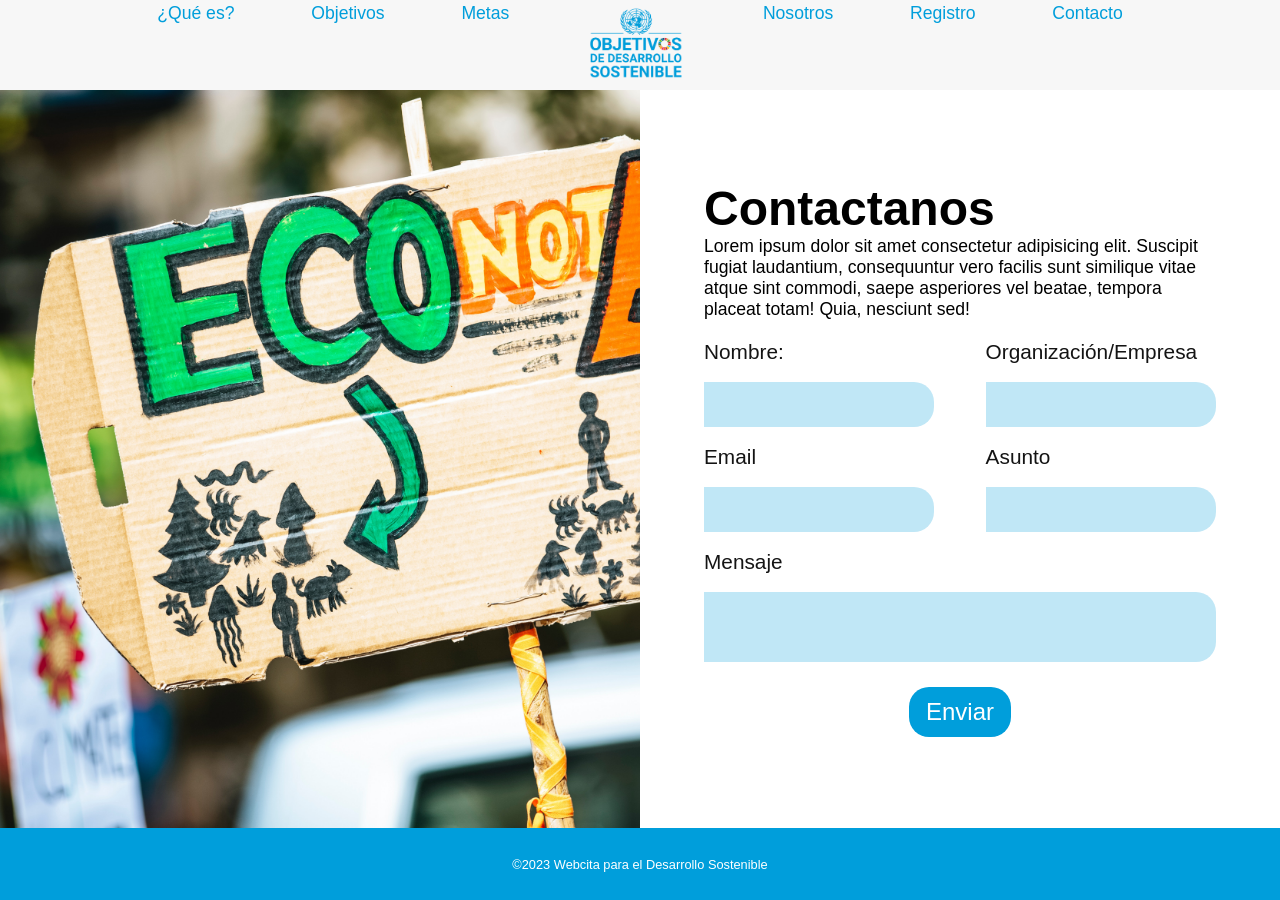
<file: P2/contacto.html>
<!DOCTYPE html>
<html lang="en">

<head>
    <meta charset="UTF-8">
    <meta http-equiv="X-UA-Compatible" content="IE=edge">
    <meta name="viewport" content="width=device-width, initial-scale=1.0">
    <link rel="stylesheet" href="css/header - footer.css">
    <link rel="stylesheet" href="css/contacto.css">
    <title>Document</title>

    <style>
        nav ul li a {
            color: var(--azul);
            font-size: var(--p-font);
        }
    </style>

</head>

<body>
    <header>
        <nav>
            <ul>
                <li> <a href="#intro">¿Qué es?</a> </li>
                <li> <a href="#objetivos">Objetivos</a> </li>
                <li> <a href="#">Metas</a> </li>
                <li><a href="p2.html"><img src="img/logo.png" alt="" style="width: 100px;"></a></li>
                <li> <a href="#">Nosotros</a> </li>
                <li> <a href="#registro">Registro</a> </li>
                <li> <a href="contacto.html">Contacto</a> </li>
            </ul>
        </nav>
    </header>

    <section class="contact">
        <div class="imgs"></div>
        <div class="formulario">
            <div class="inf">
                <h2>Contactanos</h2>
                <p>Lorem ipsum dolor sit amet consectetur adipisicing elit. Suscipit fugiat laudantium, consequuntur
                    vero facilis sunt similique vitae atque sint commodi, saepe asperiores vel beatae, tempora placeat
                    totam! Quia, nesciunt sed!</p>
            </div>
                <form action="php/conexion.php" method="post" id="contact_form" runat="server" enctype="multipart/form-data">
                    <div class="espacios">
                        <label for="nombre">Nombre:</label> <br>
                        <input type="text" id="Nombre" name="nombre" maxlength="30" required> <br>
                    </div>
                    <div class="espacios">
                        <label for="organizacion">Organizaci&oacute;n/Empresa</label> <br>
                        <input type="text" id="Organizacion" name="organizacion" maxlength="60" required> <br>
                    </div>
                    <div class="espacios">
                        <label for="email">Email</label> <br>
                        <input type="email" id="Email" name="email" maxlength="30" required> <br>
                    </div>
                    <div class="espacios">
                        <label for="asunto">Asunto</label> <br>
                        <input type="text" id="Asunto" name="asunto" maxlength="60" required> <br>
                    </div>
                    <div class="espacios">
                        <label for="mensaje">Mensaje</label> <br>
                        <textarea name="mensaje" id="Mensaje" cols="30" rows="10"></textarea>
                    </div>
                    <div class="esp-btn">
                        <button class="submit" type="submit">Enviar</button>
                    </div>


                </form>
        </div>
        <div class="copysec">
            <p class="copy">©2023 Webcita para el Desarrollo Sostenible</p>
        </div>
    </section>

</body>

</html>
</file>
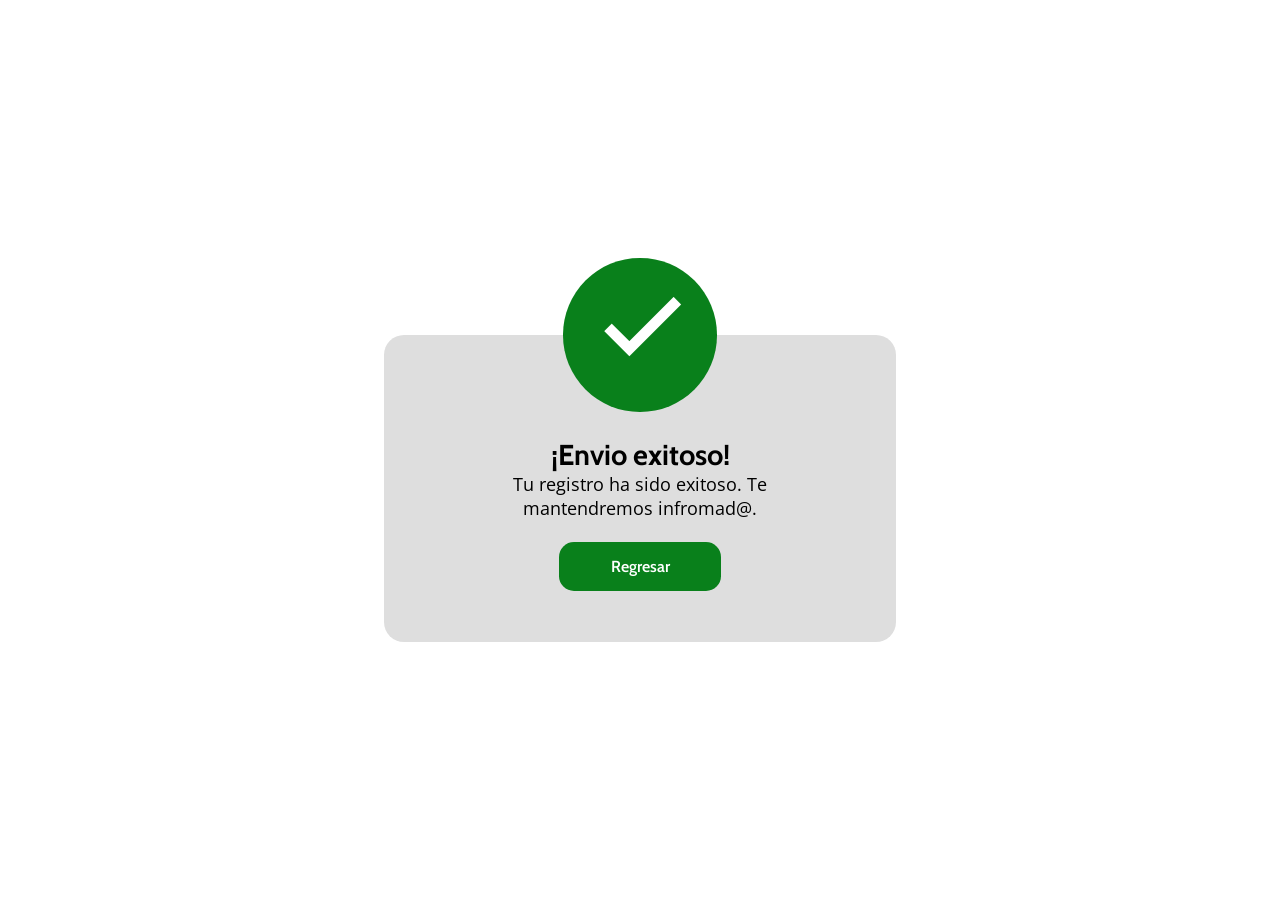
<file: P2/mensaje-registro.html>
<!DOCTYPE html>
<html lang="en">

<head>
    <meta charset="UTF-8">
    <meta http-equiv="X-UA-Compatible" content="IE=edge">
    <meta name="viewport" content="width=device-width, initial-scale=1.0">
    <link rel="stylesheet" href="css/mensaje.css">
    <link rel="stylesheet" href="css/header - footer.css">
    <link href='https://unpkg.com/boxicons@2.1.4/css/boxicons.min.css' rel='stylesheet'>
    <link rel="preconnect" href="https://fonts.googleapis.com">
    <link rel="preconnect" href="https://fonts.gstatic.com" crossorigin>
    <link
        href="https://fonts.googleapis.com/css2?family=Cabin:wght@400;500;600;700&family=Open+Sans:wght@300;400;500;600;700&display=swap"
        rel="stylesheet">
    <title>Registro</title>
</head>

<body>
    <main>
        <section class="caja">
            <div class="circulo">
                <i class='bx bx-check'></i>
            </div>
            <div class="card">
                <h4>¡Envio exitoso!</h4>
                <p>Tu registro ha sido exitoso. Te mantendremos infromad@.
                </p>
                <a href="p2.html">Regresar</a>
            </div>
        </section>
    </main>
</body>

</html>
</file>
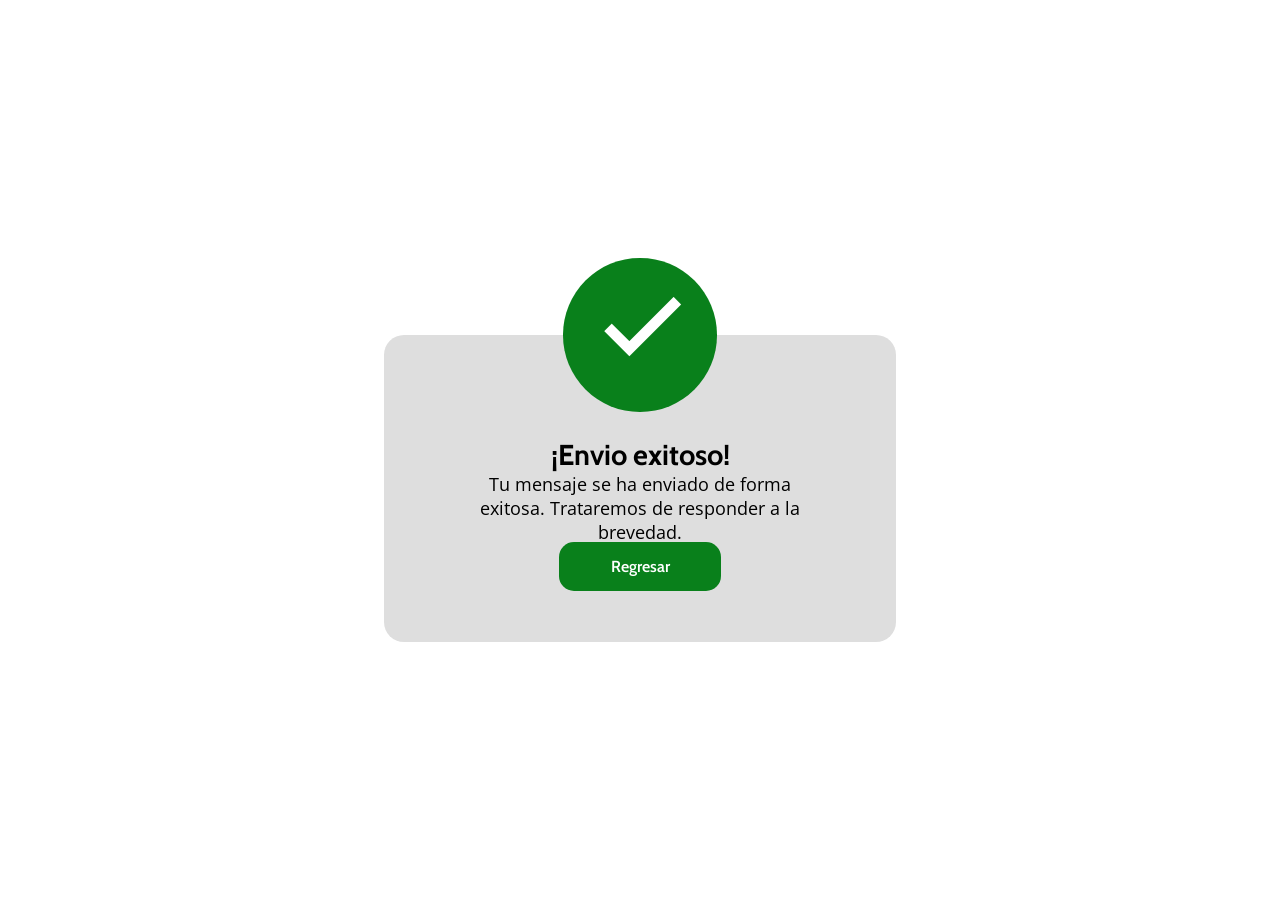
<file: P2/mensaje.html>
<!DOCTYPE html>
<html lang="en">

<head>
    <meta charset="UTF-8">
    <meta http-equiv="X-UA-Compatible" content="IE=edge">
    <meta name="viewport" content="width=device-width, initial-scale=1.0">
    <link rel="stylesheet" href="css/mensaje.css">
    <link rel="stylesheet" href="css/header - footer.css">
    <link href='https://unpkg.com/boxicons@2.1.4/css/boxicons.min.css' rel='stylesheet'>
    <link rel="preconnect" href="https://fonts.googleapis.com">
    <link rel="preconnect" href="https://fonts.gstatic.com" crossorigin>
    <link
        href="https://fonts.googleapis.com/css2?family=Cabin:wght@400;500;600;700&family=Open+Sans:wght@300;400;500;600;700&display=swap"
        rel="stylesheet">
    <title>Document</title>
</head>

<body>
    <main>
        <section class="caja">
            <div class="circulo">
                <i class='bx bx-check'></i>
            </div>
            <div class="card">
                <h4>¡Envio exitoso!</h4>
                <p>Tu mensaje se ha enviado de forma exitosa. Trataremos de responder a la brevedad.
                </p>
                <a href="p2.html">Regresar</a>
            </div>
        </section>
    </main>
</body>

</html>
</file>
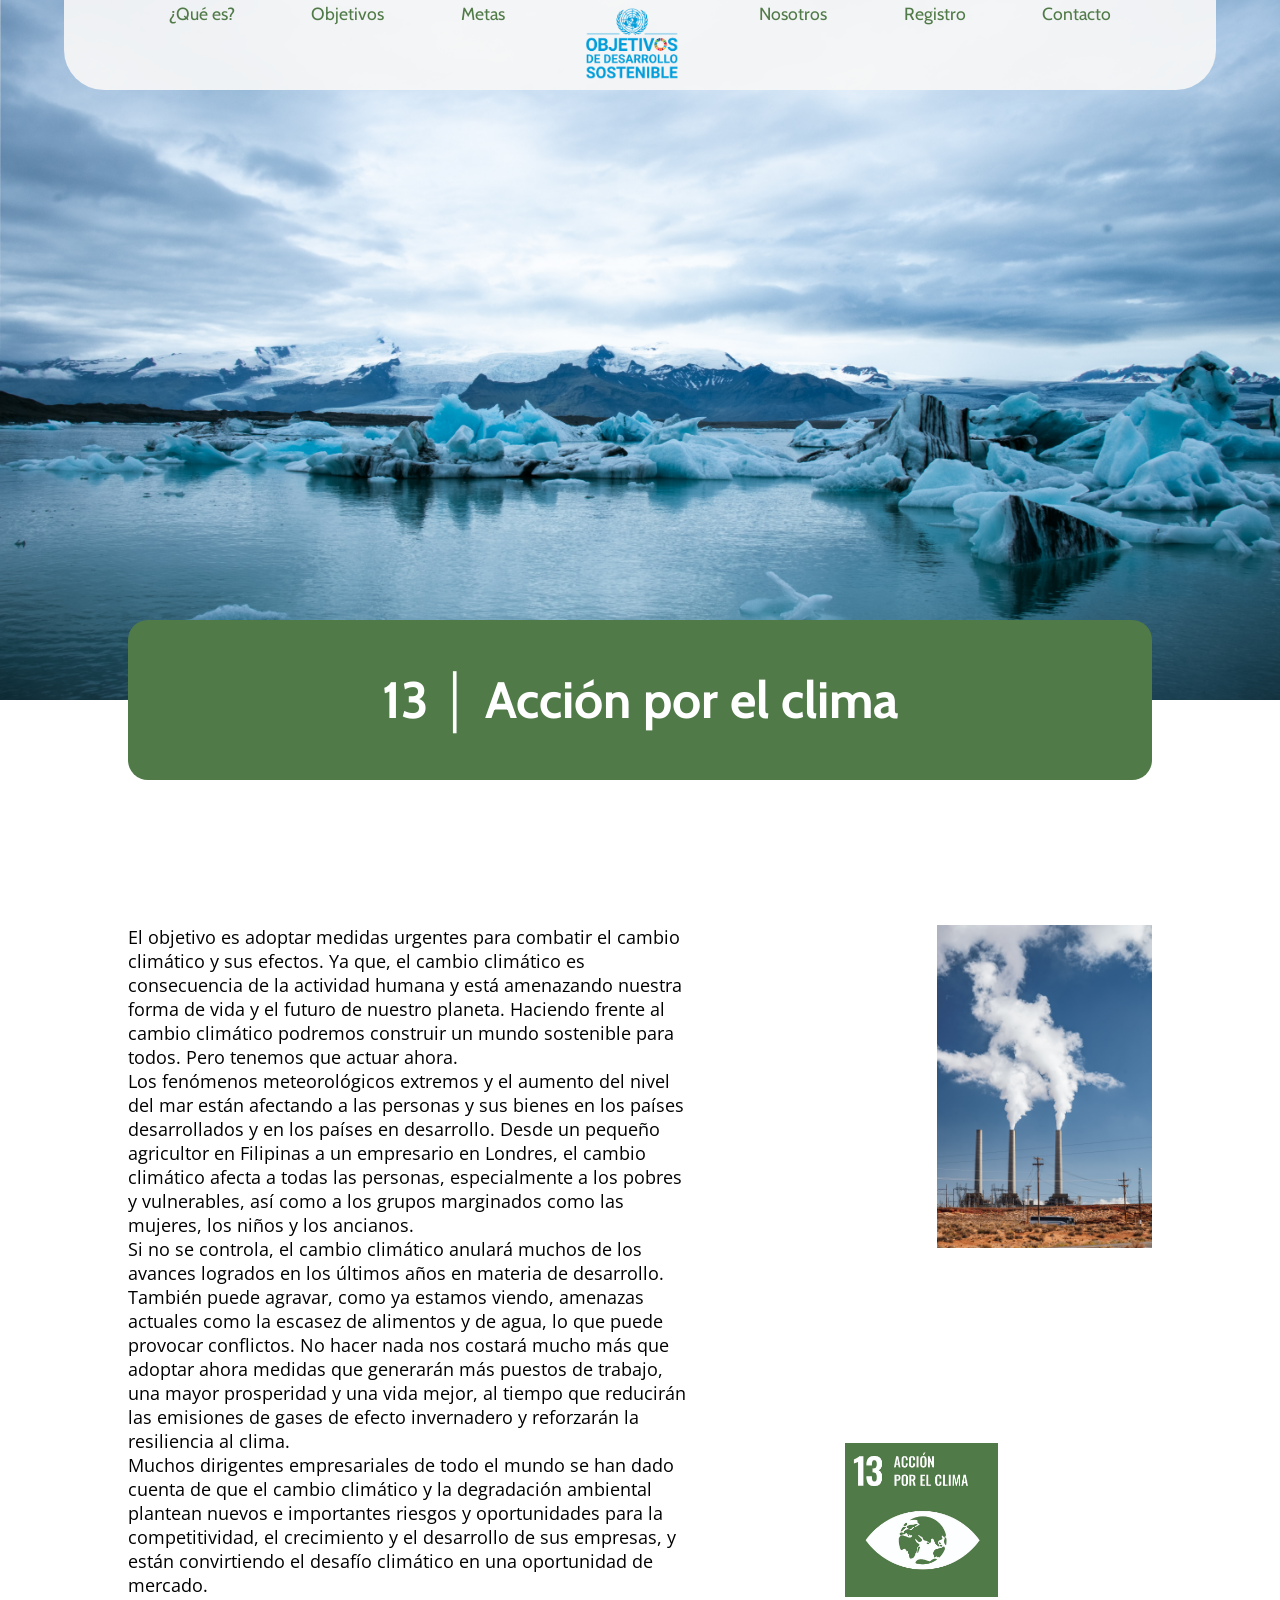
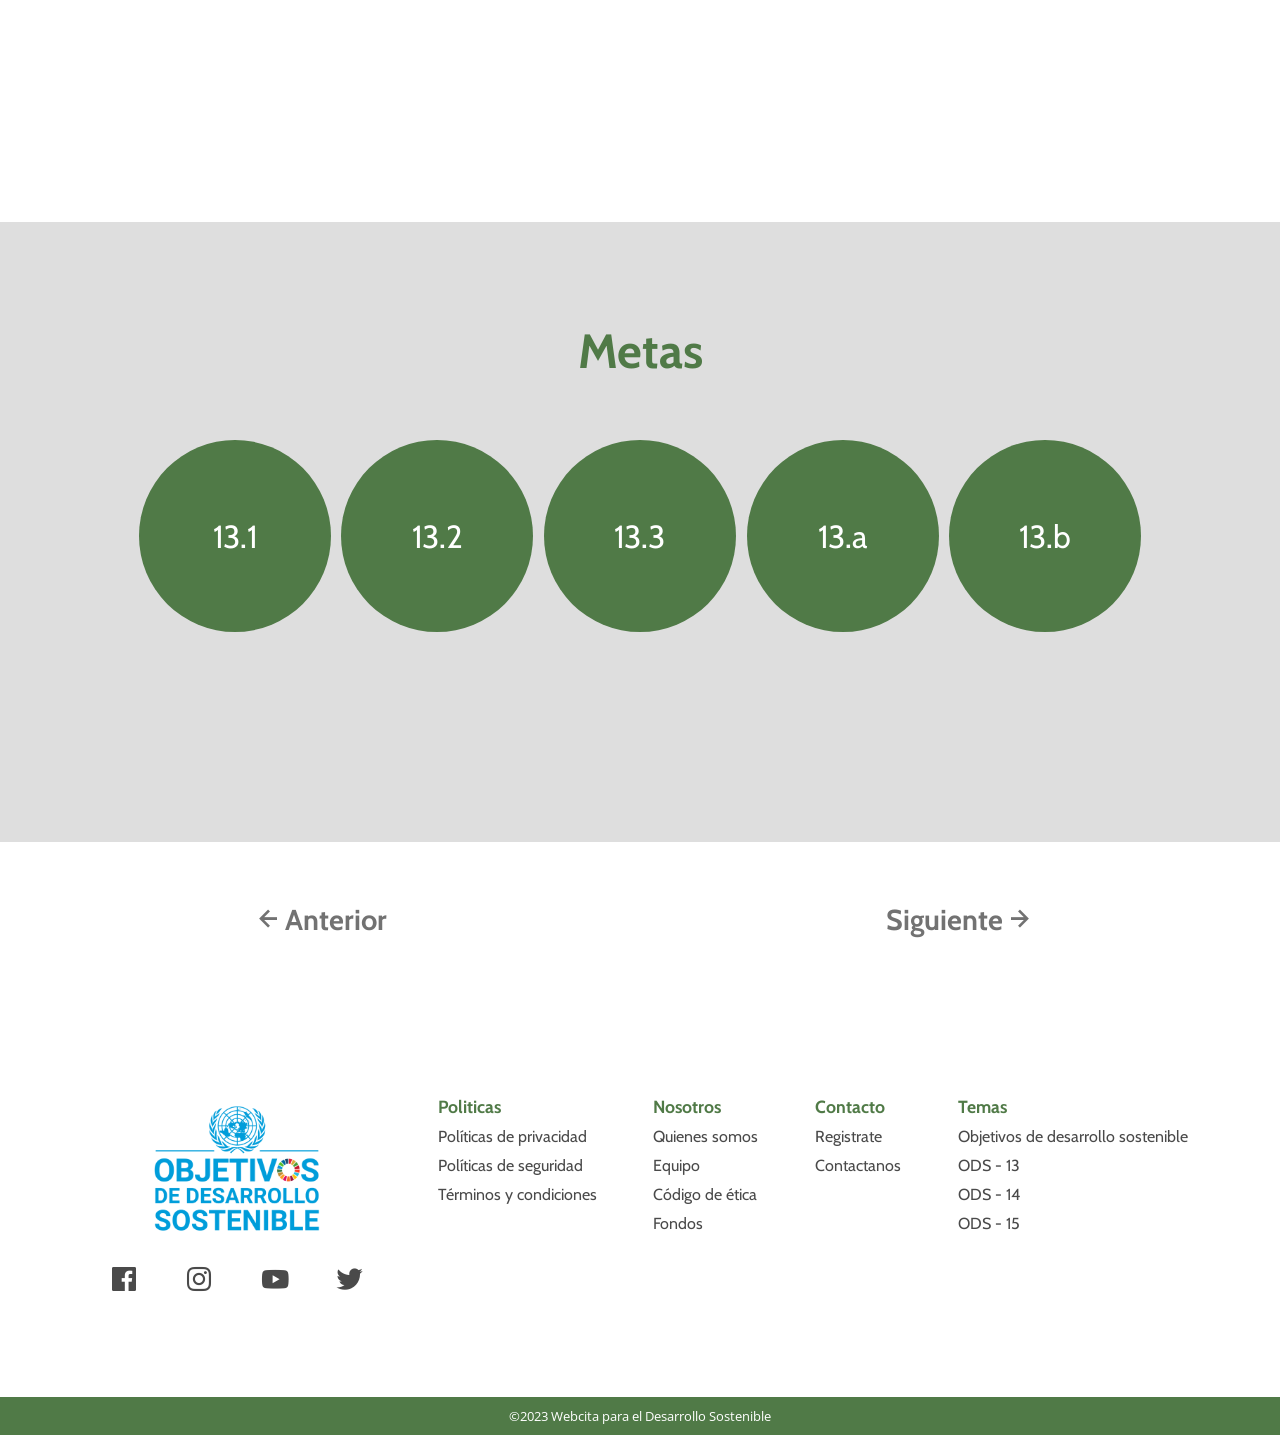
<file: P2/ods-13.html>
<!DOCTYPE html>
<html lang="es">

<head>
    <meta charset="UTF-8">
    <meta http-equiv="X-UA-Compatible" content="IE=edge">
    <meta name="viewport" content="width=device-width, initial-scale=1.0">
    <link href='https://unpkg.com/boxicons@2.1.4/css/boxicons.min.css' rel='stylesheet'>
    <link rel="preconnect" href="https://fonts.googleapis.com">
    <link rel="preconnect" href="https://fonts.gstatic.com" crossorigin>
    <link
        href="https://fonts.googleapis.com/css2?family=Cabin:wght@400;500;600;700&family=Open+Sans:wght@300;400;500;600;700&display=swap"
        rel="stylesheet">
    <link rel="stylesheet" href="css/pg-ods.css">
    <link rel="stylesheet" href="css/header - footer.css">
    <title>WBC - ODS 13</title>

    <style>
        :root {
            --azul: #507A47;
            --gris: #dedede;
            --p-font: 1.1rem;
        }

        header {
            background-image: url(img/portada-13.jpg);
            background-size: cover;
            background-position: 0;
        }

        nav ul li a {
            color: var(--azul);
            font-size: var(--p-font);
        }

        .titulo1 {
            background-color: var(--azul);
        }

        /*------------Textos------------*/

        h1 {
            color: #ffffff;
            font-size: 3.2rem;
        }

        .ir .ant:hover {
            background-color: #3BAE4A;
        }

        .ir .sig:hover {
            background-color: #007CBA;
        }
    </style>


</head>

<body>
    <header>
        <nav>
            <ul>
                <li> <a href="#intro">¿Qué es?</a> </li>
                <li> <a href="p2.html">Objetivos</a> </li>
                <li> <a href="#metas">Metas</a>
                    <ul class="submenu">
                        <li>
                            <a href="ods-13.html">Acción por el clima</a>
                            <a href="ods-14.html">Vida submarina</a>
                            <a href="ods-15.html">Vida de ecosistemas terrestres</a>
                        </li>
                    </ul>
                </li>
                <li><a href="p2.html"><img src="img/logo.png" alt="" style="width: 100px;"></li>
                <li> <a href="#">Nosotros</a> </li>
                <li> <a href="p2.html">Registro</a> </li>
                <li> <a href="contacto.html">Contacto</a> </li>
            </ul>
        </nav>
        <div class="titulo1">
            <h1>13 │ Acción por el clima</h1>
        </div>
    </header>

    <section id="intro" class="intro">
        <div class="sec1">
            <div class="txt">
                <p>El objetivo es adoptar medidas urgentes para combatir el cambio climático y sus efectos. Ya que, el
                    cambio climático es consecuencia de la actividad humana y está amenazando nuestra forma de vida y el
                    futuro de nuestro planeta. Haciendo frente al cambio climático podremos construir un mundo
                    sostenible para todos. Pero tenemos que actuar ahora.
                    <br>
                    Los fenómenos meteorológicos extremos y el aumento del nivel del mar están afectando a las personas
                    y sus bienes en los países desarrollados y en los países en desarrollo. Desde un pequeño agricultor
                    en Filipinas a un empresario en Londres, el cambio climático afecta a todas las personas,
                    especialmente a los pobres y vulnerables, así como a los grupos marginados como las mujeres, los
                    niños y los ancianos.
                    <br>
                    Si no se controla, el cambio climático anulará muchos de los avances logrados en los últimos años en
                    materia de desarrollo. También puede agravar, como ya estamos viendo, amenazas actuales como la
                    escasez de alimentos y de agua, lo que puede provocar conflictos. No hacer nada nos costará mucho
                    más que adoptar ahora medidas que generarán más puestos de trabajo, una mayor prosperidad y una vida
                    mejor, al tiempo que reducirán las emisiones de gases de efecto invernadero y reforzarán la
                    resiliencia al clima.
                    <br>
                    Muchos dirigentes empresariales de todo el mundo se han dado cuenta de que el cambio climático y la
                    degradación ambiental plantean nuevos e importantes riesgos y oportunidades para la competitividad,
                    el crecimiento y el desarrollo de sus empresas, y están convirtiendo el desafío climático en una
                    oportunidad de mercado.
                </p>
            </div>
            <div class="imgs-13">
                <img class="img1" src="img/img-13.jpg" alt="">
                <img class="img2" src="img/13.jpg" alt="">
            </div>
        </div>
    </section>

    <section id="metas" class="metas">
        <div class="sec2">
            <h2>Metas</h2>
            <div class="circles">
                <a href="#Ventana1">13.1</a>
                <a href="#Ventana2">13.2</a>
                <a href="#Ventana3">13.3</a>
                <a href="#Ventana4">13.a</a>
                <a href="#Ventana5">13.b</a>
            </div>
            <div id="Ventana1" class="modal">
                <div class="ventana">
                    <a href="#metas"><i class='bx bx-x'></i></a>
                    <h3>13.1</h3>
                    <p>Fortalecer la resiliencia y la capacidad de adaptación a los riesgos relacionados con el clima y
                        los desastres naturales en todos los países.</p>
                </div>
            </div>
            <div id="Ventana2" class="modal">
                <div class="ventana">
                    <a href="#metas"><i class='bx bx-x'></i></a>
                    <h3>13.2</h3>
                    <p>Incorporar medidas relativas al cambio climático en las políticas, estrategias y planes
                        nacionales.</p>
                </div>
            </div>
            <div id="Ventana3" class="modal">
                <div class="ventana">
                    <a href="#metas"><i class='bx bx-x'></i></a>
                    <h3>13.3</h3>
                    <p>Mejorar la educación, la sensibilización y la capacidad humana e institucional respecto de la
                        mitigación del cambio climático, la adaptación a él, la reducción de sus efectos y la alerta
                        temprana.</p>
                </div>
            </div>
            <div id="Ventana4" class="modal">
                <div class="ventana">
                    <a href="#metas"><i class='bx bx-x'></i></a>
                    <h3>13.a</h3>
                    <p>Cumplir el compromiso de los países desarrollados que son partes en la Convención Marco de las
                        Naciones Unidas sobre el Cambio Climático de lograr para el año 2020 el objetivo de movilizar
                        conjuntamente 100.000 millones de dólares anuales procedentes de todas las fuentes a fin de
                        atender las necesidades de los países en desarrollo respecto de la adopción de medidas concretas
                        de mitigación y la transparencia de su aplicación, y poner en pleno funcionamiento el Fondo
                        Verde para el Clima capitalizándolo lo antes posible.</p>
                </div>
            </div>
            <div id="Ventana5" class="modal">
                <div class="ventana">
                    <a href="#metas"><i class='bx bx-x'></i></a>
                    <h3>13.b</h3>
                    <p>Promover mecanismos para aumentar la capacidad para la planificación y gestión eficaces en
                        relación con el cambio climático en los países menos adelantados y los pequeños Estados
                        insulares en desarrollo, haciendo particular hincapié en las mujeres, los jóvenes y las
                        comunidades locales y marginadas.</p>
                </div>
            </div>
        </div>
    </section>

    <section class="ir">
        <a class="go ant" href="ods-15.html">
            <i class='bx bx-left-arrow-alt'></i>
            <h4>Anterior</h4>
        </a>
        <a class="go sig" href="ods-14.html">
            <h4>Siguiente</h4>
            <i class='bx bx-right-arrow-alt'></i>
        </a>
    </section>

    <footer>
        <div class="cosas">
            <a href="p2.html"><img src="img/logo.png" alt=""></a>
            <div class="social">
                <a href="https://www.facebook.com/Agenda2030MX" target="_blank"><i
                        class='bx bxl-facebook-square'></i></a>
                <a href="https://www.instagram.com/agenda2030mx/" target="_blank"><i class='bx bxl-instagram'></i></a>
                <a href="https://www.youtube.com/@AgendaMx-dz7xg" target="_blank"><i class='bx bxl-youtube'></i></a>
                <a href="https://twitter.com/SecAgenda2030Mx" target="_blank"><i class='bx bxl-twitter'></i></a>
            </div>
        </div>
        <div class="foot-menu">
            <ul>
                <li>
                    <h5>Politicas</h5>
                </li>
                <li><a href="#">Políticas de privacidad</a></li>
                <li><a href="#">Políticas de seguridad</a></li>
                <li><a href="#">Términos y condiciones</a></li>
            </ul>
            <ul>
                <li>
                    <h5>Nosotros</h5>
                </li>
                <li><a href="#">Quienes somos</a></li>
                <li><a href="#">Equipo</a></li>
                <li><a href="#">Código de ética</a></li>
                <li><a href="#">Fondos</a></li>

            </ul>
            <ul>
                <li>
                    <h5>Contacto</h5>
                </li>
                <li><a href="#registro">Registrate</a></li>
                <li><a href="contacto.html">Contactanos</a></li>

            </ul>
            <ul>
                <li>
                    <h5>Temas</h5>
                </li>
                <li><a href="p2.html">Objetivos de desarrollo sostenible</a></li>
                <li><a href="ods-13.html">ODS - 13</a></li>
                <li><a href="ods-14.html">ODS - 14</a></li>
                <li><a href="ods-15.html">ODS - 15</a></li>
            </ul>
        </div>

    </footer>
    <div class="copysec">
        <p class="copy">©2023 Webcita para el Desarrollo Sostenible</p>
    </div>

</body>

</html>
</file>
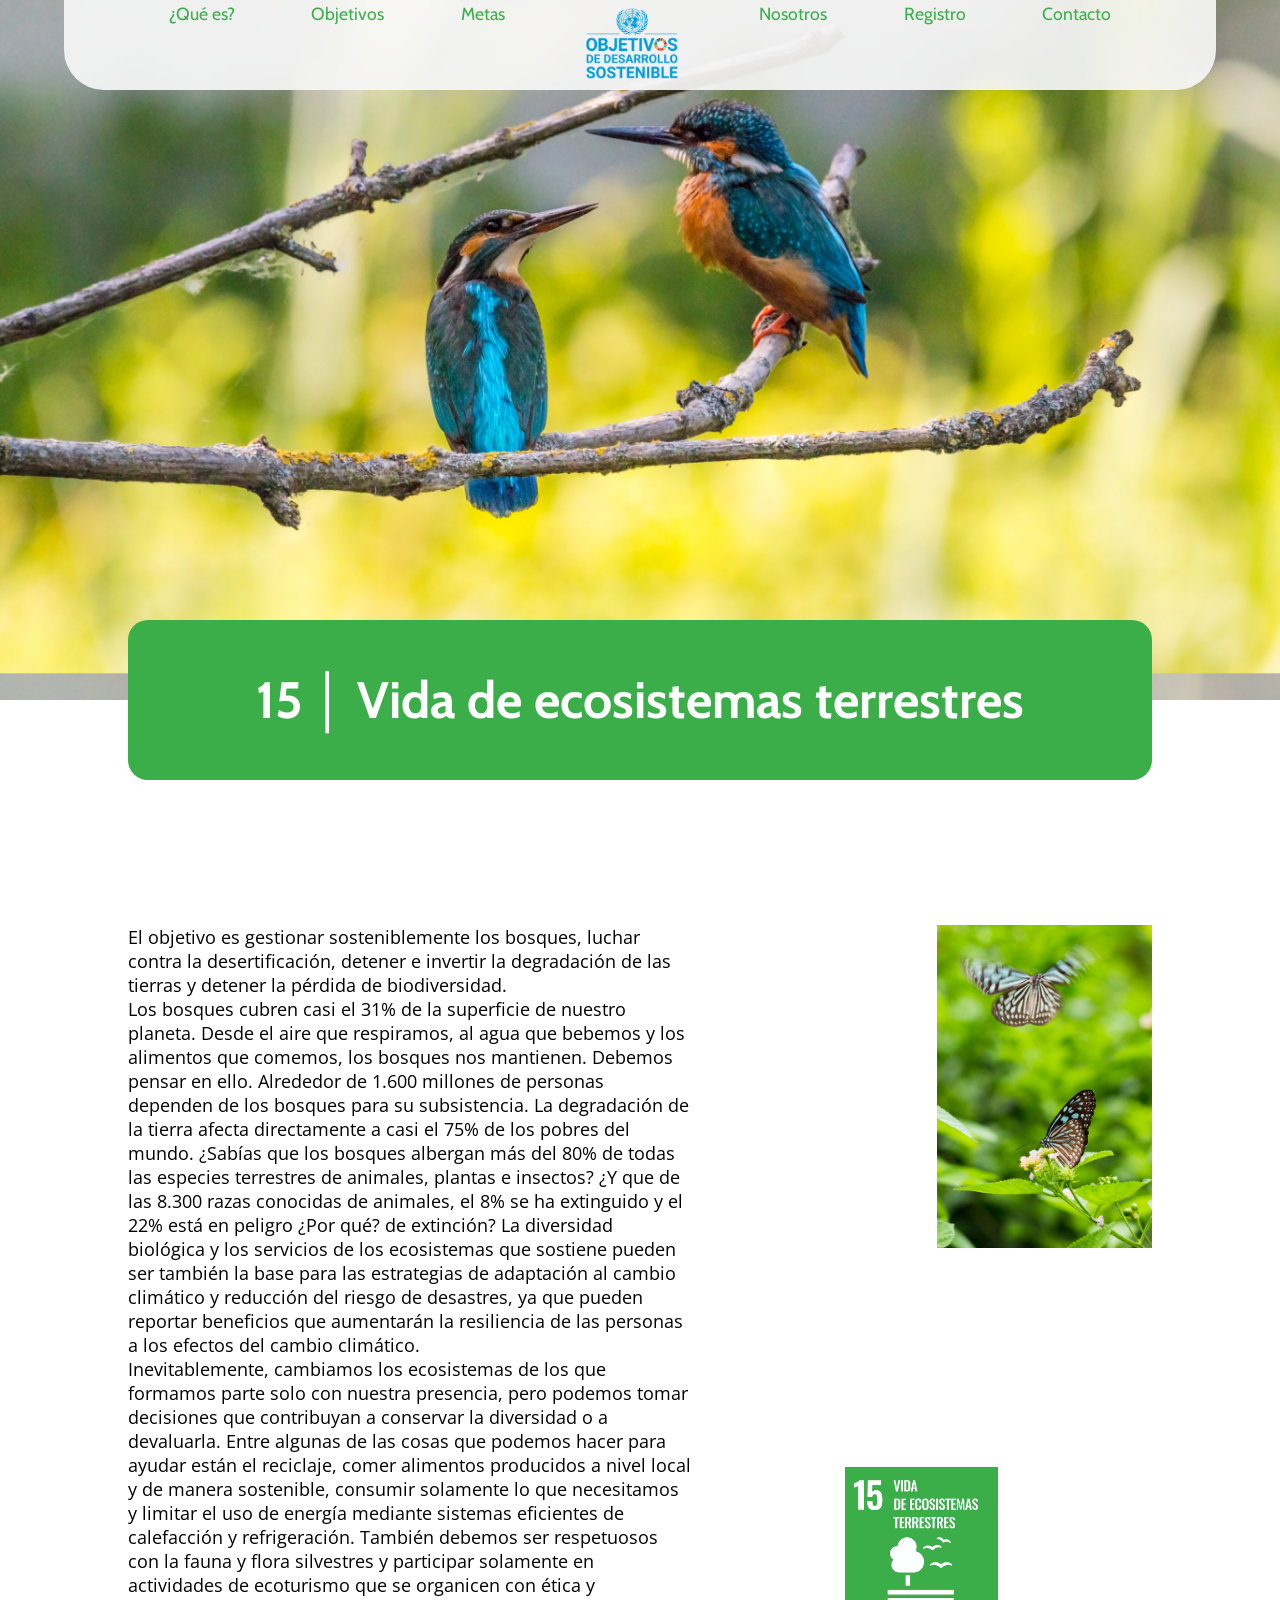
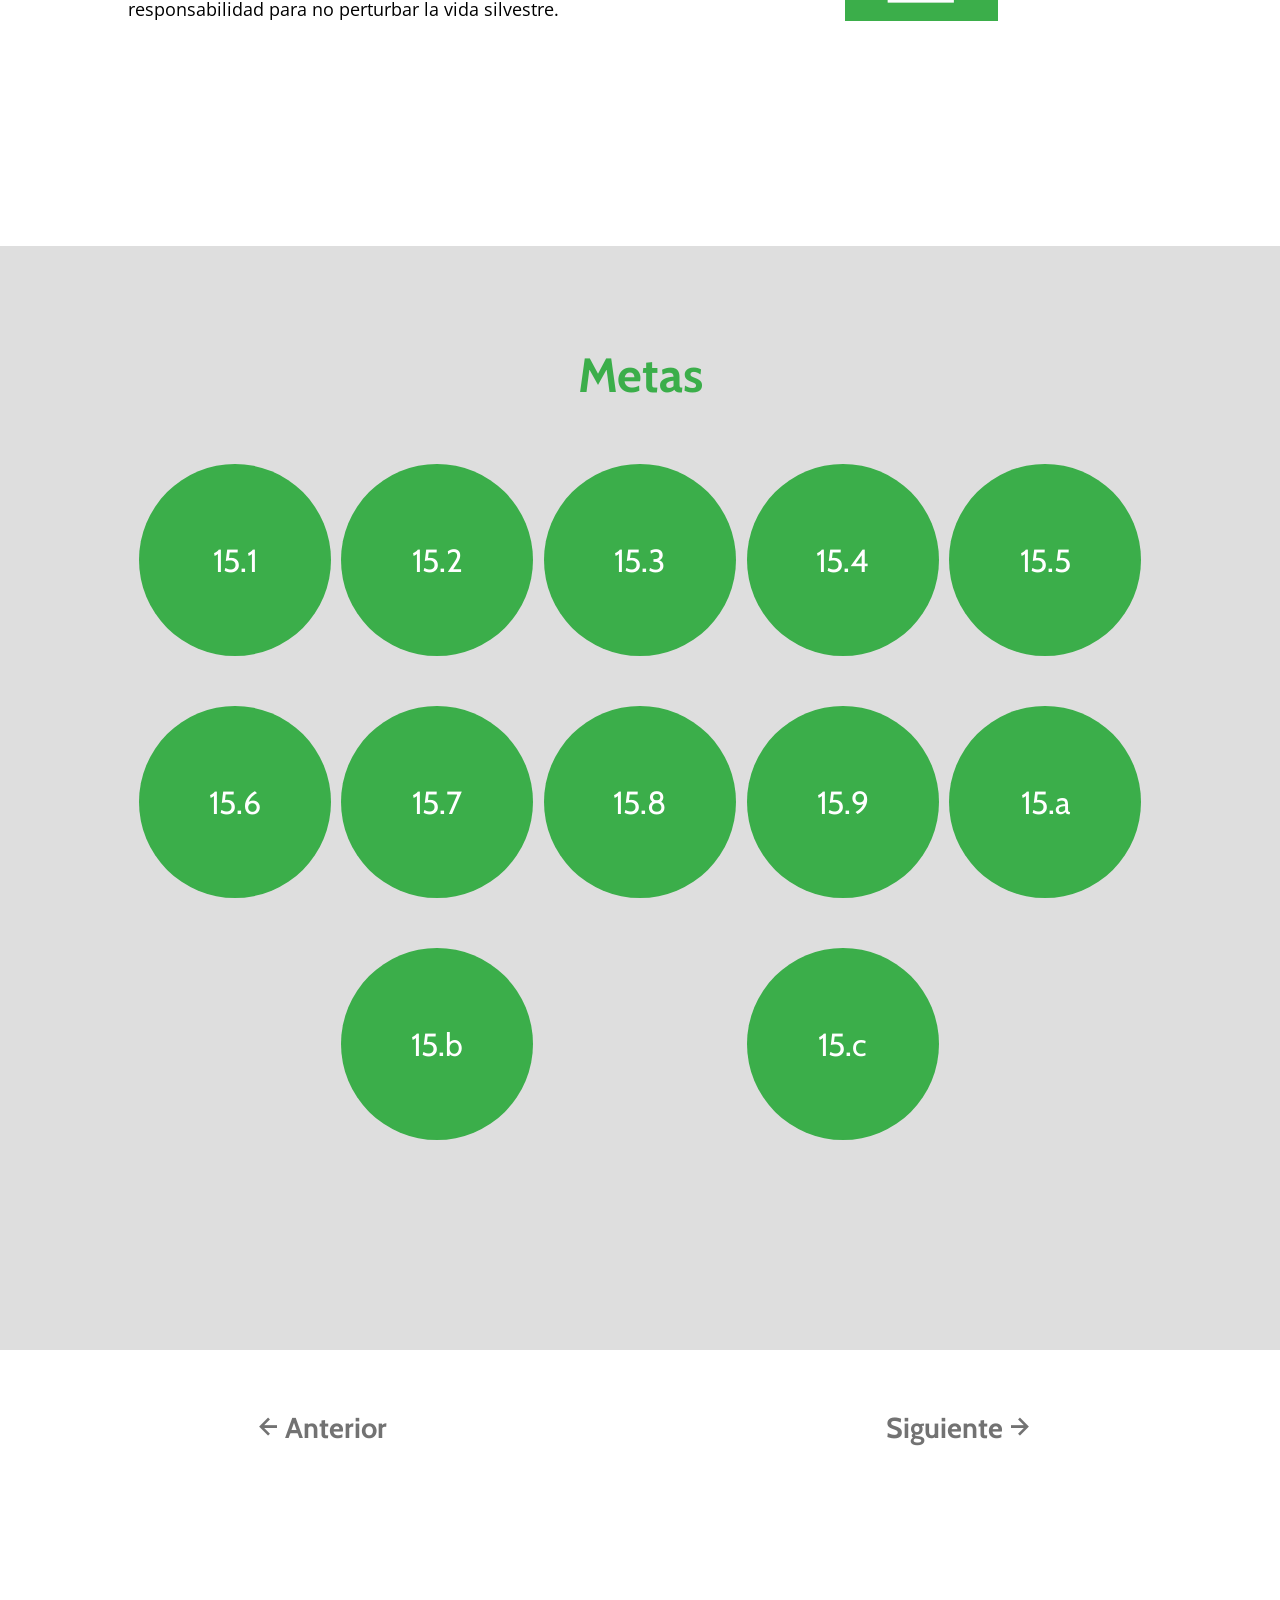
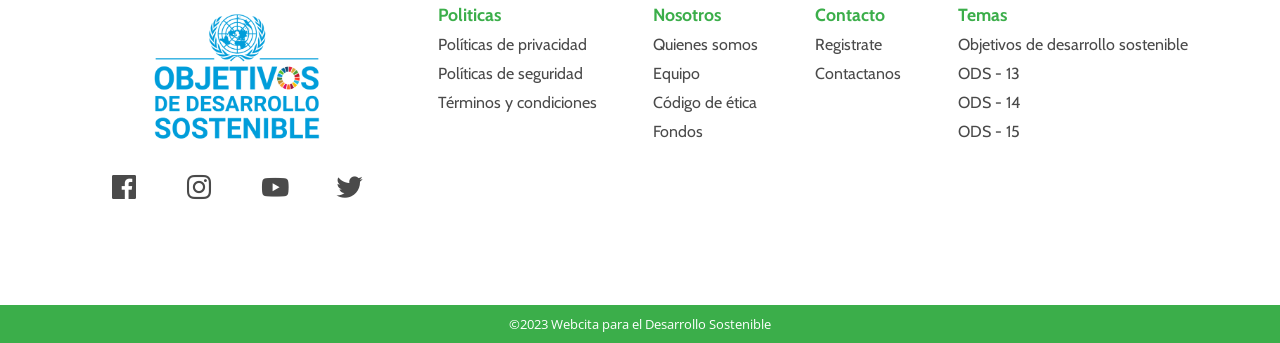
<file: P2/ods-15.html>
<!DOCTYPE html>
<html lang="es">

<head>
  <meta charset="UTF-8">
  <meta http-equiv="X-UA-Compatible" content="IE=edge">
  <meta name="viewport" content="width=device-width, initial-scale=1.0">
  <link href='https://unpkg.com/boxicons@2.1.4/css/boxicons.min.css' rel='stylesheet'>
  <link rel="preconnect" href="https://fonts.googleapis.com">
  <link rel="preconnect" href="https://fonts.gstatic.com" crossorigin>
  <link
    href="https://fonts.googleapis.com/css2?family=Cabin:wght@400;500;600;700&family=Open+Sans:wght@300;400;500;600;700&display=swap"
    rel="stylesheet">
  <link rel="stylesheet" href="css/pg-ods.css">
  <link rel="stylesheet" href="css/header - footer.css">
  <title>WBC - ODS 13</title>

  <style>
    :root {
      --azul: #3BAE4A;
      --gris: #dedede;
      --p-font: 1.1rem;
    }

    header {
      background-image: url(img/portada-15.jpg);
      background-size: cover;
      background-position: 0 -180px;
    }

    nav ul li a {
      color: var(--azul);
      font-size: var(--p-font);
    }

    .titulo1 {
      background-color: var(--azul);
    }

    /*------------Textos------------*/
    .ir .ant:hover {
      background-color: #007CBA;
    }

    .ir .sig:hover {
      background-color: #507A47;
    }
  </style>


</head>

<body>
  <header>
    <nav>
      <ul>
        <li> <a href="#intro">¿Qué es?</a> </li>
        <li> <a href="p2.html">Objetivos</a> </li>
        <li> <a href="#metas">Metas</a>
          <ul class="submenu">
            <li>
              <a href="ods-13.html">Acción por el clima</a>
              <a href="ods-14.html">Vida submarina</a>
              <a href="ods-15.html">Vida de ecosistemas terrestres</a>
            </li>
          </ul>
        </li>
        <li><a href="p2.html"><img src="img/logo.png" alt="" style="width: 100px;"></li>
        <li> <a href="#">Nosotros</a> </li>
        <li> <a href="p2.html">Registro</a> </li>
        <li> <a href="contacto.html">Contacto</a> </li>
      </ul>
    </nav>
    <div class="titulo1">
      <h1>15 │ Vida de ecosistemas terrestres</h1>
    </div>
  </header>

  <section id="intro" class="intro">
    <div class="sec1">
      <div class="txt">
        <p>
          El objetivo es gestionar sosteniblemente los bosques, luchar contra la desertificación, detener e invertir la
          degradación de las tierras y detener la pérdida de biodiversidad.
          <br>
          Los bosques cubren casi el 31% de la superficie de nuestro planeta. Desde el aire que respiramos, al agua que
          bebemos y los alimentos que comemos, los bosques nos mantienen. Debemos pensar en ello. Alrededor de 1.600
          millones de personas dependen de los bosques para su subsistencia.
          La degradación de la tierra afecta directamente a casi el 75% de los pobres del mundo. ¿Sabías que los bosques
          albergan más del 80% de todas las especies terrestres de animales, plantas e insectos? ¿Y que de las 8.300
          razas conocidas de animales, el 8% se ha extinguido y el 22% está en peligro ¿Por qué? de extinción?
          La diversidad biológica y los servicios de los ecosistemas que sostiene pueden ser también la base para las
          estrategias de adaptación al cambio climático y reducción del riesgo de desastres, ya que pueden reportar
          beneficios que aumentarán la resiliencia de las personas a los efectos del cambio climático.
          <br>
          Inevitablemente, cambiamos los ecosistemas de los que formamos parte solo con nuestra presencia, pero podemos
          tomar decisiones que contribuyan a conservar la diversidad o a devaluarla.
          Entre algunas de las cosas que podemos hacer para ayudar están el reciclaje, comer alimentos producidos a
          nivel local y de manera sostenible, consumir solamente lo que necesitamos y limitar el uso de energía mediante
          sistemas eficientes de calefacción y refrigeración. También debemos ser
          respetuosos con la fauna y flora silvestres y participar solamente en actividades de ecoturismo que se
          organicen con ética y responsabilidad para no perturbar la vida silvestre.
        </p>
      </div>
      <div class="imgs-13">
        <img class="img1" src="img/img-15.jpg" alt="">
        <img class="img2" src="img/15.jpg" alt="">
      </div>
    </div>
  </section>

  <section class="metas">
    <div class="sec2">
      <h2>Metas</h2>
      <div class="circles">
        <a href="#Ventana1">15.1</a>
        <a href="#Ventana2">15.2</a>
        <a href="#Ventana3">15.3</a>
        <a href="#Ventana4">15.4</a>
        <a href="#Ventana5">15.5</a>
        <a href="#Ventana6">15.6</a>
        <a href="#Ventana7">15.7</a>
        <a href="#Ventana8">15.8</a>
        <a href="#Ventana9">15.9</a>
        <a href="#VentanaA">15.a</a>
        <a href="#VentanaB">15.b</a>
        <a href="#VentanaC">15.c</a>
      </div>
      <div id="Ventana1" class="modal">
        <div class="ventana">
          <a href="#metas"><i class='bx bx-x'></i></a>
          <h3>15.1</h3>
          <p>Para 2020, velar por la conservación, el restablecimiento y el uso sostenible de los ecosistemas terrestres
            y los ecosistemas interiores de agua dulce y los servicios que proporcionan, en particular los bosques, los
            humedales, las montañas y las zonas áridas, en consonancia con las obligaciones contraídas en virtud de
            acuerdos internacionales.</p>
        </div>
      </div>
      <div id="Ventana2" class="modal">
        <div class="ventana">
          <a href="#metas"><i class='bx bx-x'></i></a>
          <h3>15.2</h3>
          <p>Para 2020, promover la gestión sostenible de todos los tipos de bosques, poner fin a la deforestación,
            recuperar los bosques degradados e incrementar la forestación y la reforestación a nivel mundial.</p>
        </div>
      </div>
      <div id="Ventana3" class="modal">
        <div class="ventana">
          <a href="#metas"><i class='bx bx-x'></i></a>
          <h3>15.3</h3>
          <p>Para 2030, luchar contra la desertificación, rehabilitar las tierras y los suelos degradados, incluidas las
            tierras afectadas por la desertificación, la sequía y las inundaciones, y procurar lograr un mundo con una
            degradación neutra del suelo.</p>
        </div>
      </div>
      <div id="Ventana4" class="modal">
        <div class="ventana">
          <a href="#metas"><i class='bx bx-x'></i></a>
          <h3>15.4</h3>
          <p>Para 2030, velar por la conservación de los ecosistemas montañosos, incluida su diversidad biológica, a fin
            de mejorar su capacidad de proporcionar beneficios esenciales para el desarrollo sostenible..</p>
        </div>
      </div>
      <div id="Ventana5" class="modal">
        <div class="ventana">
          <a href="#metas"><i class='bx bx-x'></i></a>
          <h3>15.5</h3>
          <p>Adoptar medidas urgentes y significativas para reducir la degradación de los hábitats naturales, detener la
            pérdida de la diversidad biológica y, para 2020, proteger las especies amenazadas y evitar su extinción.</p>
        </div>
      </div>
      <div id="Ventana6" class="modal">
        <div class="ventana">
          <a href="#metas"><i class='bx bx-x'></i></a>
          <h3>15.6</h3>
          <p>Promover la participación justa y equitativa en los beneficios que se deriven de la utilización de los
            recursos genéticos y promover el acceso adecuado a esos recursos, como se ha convenido internacionalmente.
          </p>
        </div>
      </div>
      <div id="Ventana7" class="modal">
        <div class="ventana">
          <a href="#metas"><i class='bx bx-x'></i></a>
          <h3>15.7</h3>
          <p>Adoptar medidas urgentes para poner fin a la caza furtiva y el tráfico de especies protegidas de flora y
            fauna y abordar la demanda y la oferta ilegales de productos silvestres.</p>
        </div>
      </div>
      <div id="Ventana8" class="modal">
        <div class="ventana">
          <a href="#metas"><i class='bx bx-x'></i></a>
          <h3>15.8</h3>
          <p>Para 2020, adoptar medidas para prevenir la introducción de especies exóticas invasoras y reducir de forma
            significativa sus efectos en los ecosistemas terrestres y acuáticos y controlar o erradicar las especies
            prioritarias.</p>
        </div>
      </div>
      <div id="Ventana9" class="modal">
        <div class="ventana">
          <a href="#metas"><i class='bx bx-x'></i></a>
          <h3>15.9</h3>
          <p>Para 2020, integrar los valores de los ecosistemas y la diversidad biológica en la planificación nacional y
            local, los procesos de desarrollo, las estrategias de reducción de la pobreza y la contabilidad.</p>
        </div>
      </div>
      <div id="VentanaA" class="modal">
        <div class="ventana">
          <a href="#metas"><i class='bx bx-x'></i></a>
          <h3>15.a</h3>
          <p>Movilizar y aumentar de manera significativa los recursos financieros procedentes de todas las fuentes para
            conservar y utilizar de forma sostenible la diversidad biológica y los ecosistemas.</p>
        </div>
      </div>
      <div id="VentanaB" class="modal">
        <div class="ventana">
          <a href="#metas"><i class='bx bx-x'></i></a>
          <h3>15.b</h3>
          <p>Movilizar un volumen apreciable de recursos procedentes de todas las fuentes y a todos los niveles para
            financiar la gestión forestal sostenible y proporcionar incentivos adecuados a los países en desarrollo para
            que promuevan dicha gestión, en particular con miras a la conservación y la reforestación.</p>
        </div>
      </div>
      <div id="VentanaC" class="modal">
        <div class="ventana">
          <a href="#metas"><i class='bx bx-x'></i></a>
          <h3>15.c</h3>
          <p>Aumentar el apoyo mundial a la lucha contra la caza furtiva y el tráfico de especies protegidas, en
            particular aumentando la capacidad de las comunidades locales para promover oportunidades de subsistencia
            sostenibles.</p>
        </div>
      </div>
    </div>
  </section>

  <section class="ir">
    <a class="go ant" href="ods-15.html">
      <i class='bx bx-left-arrow-alt'></i>
      <h4>Anterior</h4>
    </a>
    <a class="go sig" href="ods-13.html">
      <h4>Siguiente</h4>
      <i class='bx bx-right-arrow-alt'></i>
    </a>
  </section>

  <footer>
    <div class="cosas">
      <a href="p2.html"><img src="img/logo.png" alt=""></a>
      <div class="social">
        <a href="https://www.facebook.com/Agenda2030MX" target="_blank"><i class='bx bxl-facebook-square'></i></a>
        <a href="https://www.instagram.com/agenda2030mx/" target="_blank"><i class='bx bxl-instagram'></i></a>
        <a href="https://www.youtube.com/@AgendaMx-dz7xg" target="_blank"><i class='bx bxl-youtube'></i></a>
        <a href="https://twitter.com/SecAgenda2030Mx" target="_blank"><i class='bx bxl-twitter'></i></a>
      </div>
    </div>
    <div class="foot-menu">
      <ul>
        <li>
          <h5>Politicas</h5>
        </li>
        <li><a href="#">Políticas de privacidad</a></li>
        <li><a href="#">Políticas de seguridad</a></li>
        <li><a href="#">Términos y condiciones</a></li>
      </ul>
      <ul>
        <li>
          <h5>Nosotros</h5>
        </li>
        <li><a href="#">Quienes somos</a></li>
        <li><a href="#">Equipo</a></li>
        <li><a href="#">Código de ética</a></li>
        <li><a href="#">Fondos</a></li>

      </ul>
      <ul>
        <li>
          <h5>Contacto</h5>
        </li>
        <li><a href="#registro">Registrate</a></li>
        <li><a href="contacto.html">Contactanos</a></li>

      </ul>
      <ul>
        <li>
          <h5>Temas</h5>
        </li>
        <li><a href="p2.html">Objetivos de desarrollo sostenible</a></li>
        <li><a href="ods-13.html">ODS - 13</a></li>
        <li><a href="ods-14.html">ODS - 14</a></li>
        <li><a href="ods-15.html">ODS - 15</a></li>
      </ul>
    </div>

  </footer>
  <div class="copysec">
    <p class="copy">©2023 Webcita para el Desarrollo Sostenible</p>
  </div>

</body>

</html>
</file>
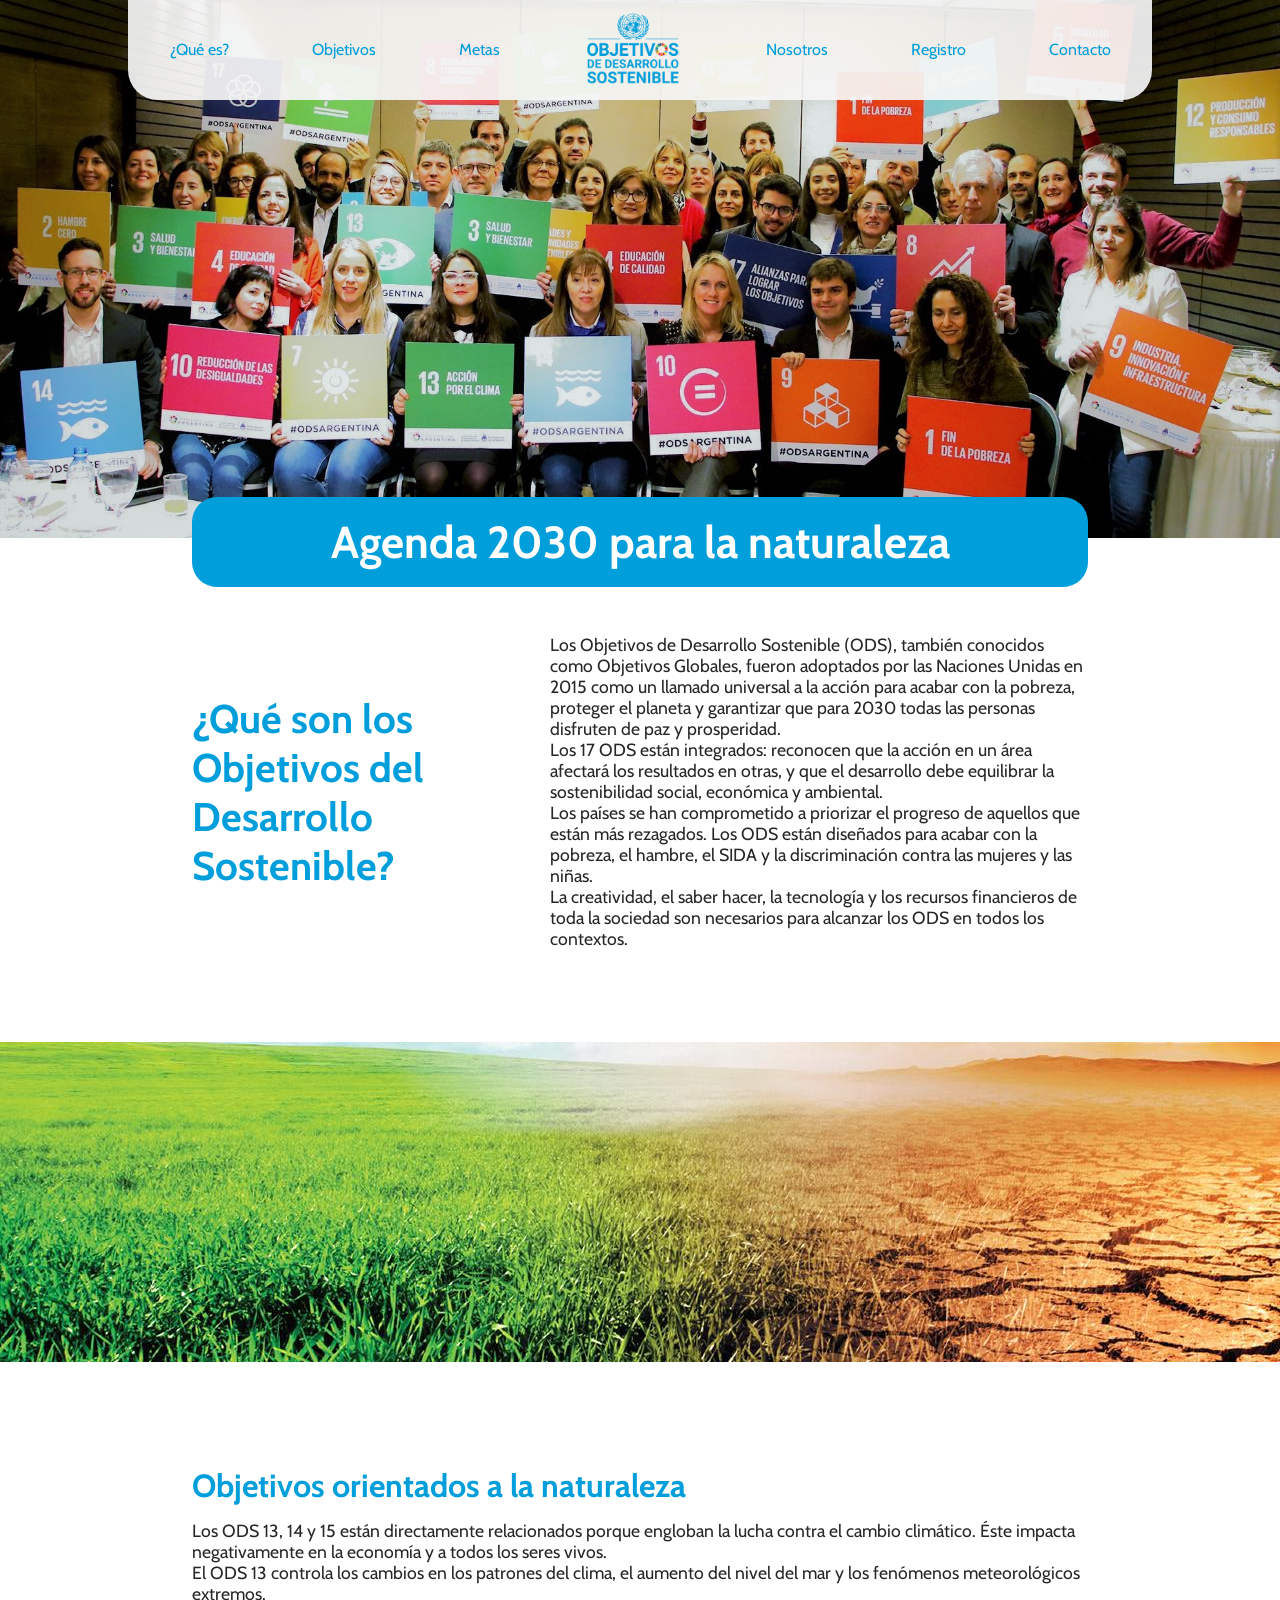
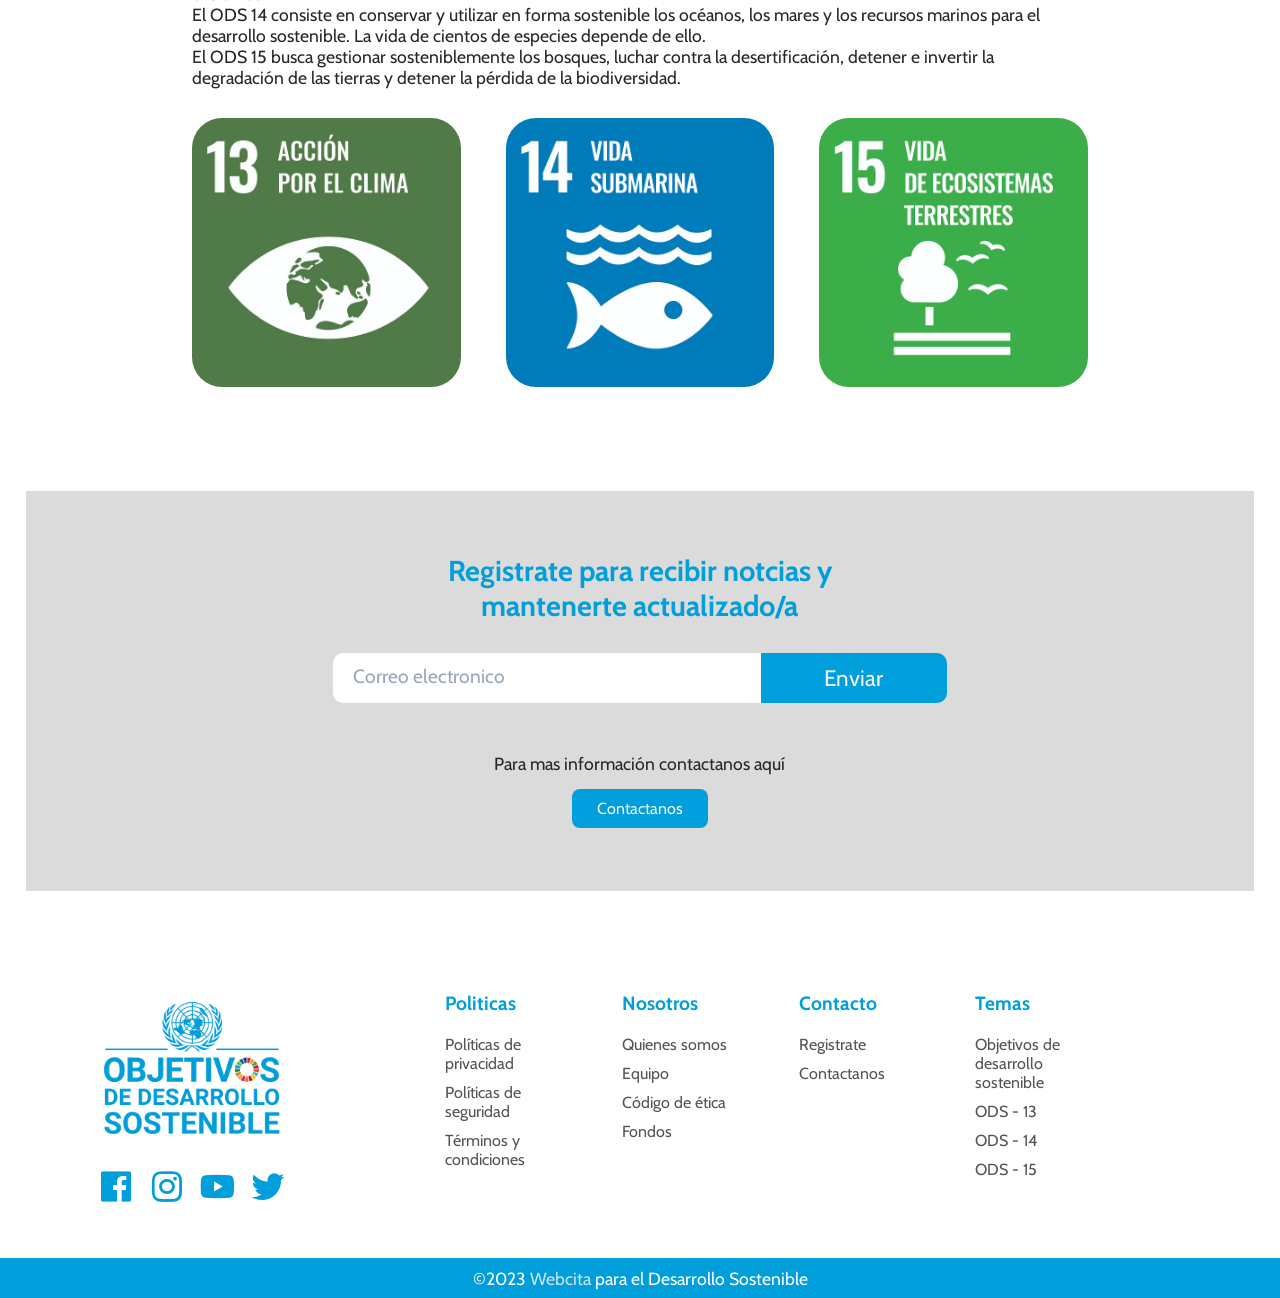
<file: P2/p2.html>
<!DOCTYPE html>
<html lang="es">

<head>
    <meta charset="UTF-8">
    <meta http-equiv="X-UA-Compatible" content="IE=edge">
    <meta name="viewport" content="width=device-width, initial-scale=1.0">
    <link href='https://unpkg.com/boxicons@2.1.4/css/boxicons.min.css' rel='stylesheet'>
    <link rel="preconnect" href="https://fonts.googleapis.com">
    <link rel="preconnect" href="https://fonts.gstatic.com" crossorigin>
    <link
        href="https://fonts.googleapis.com/css2?family=Cabin:wght@400;500;600;700&family=Open+Sans:wght@300;400;500;600;700&display=swap"
        rel="stylesheet">
    <link rel="stylesheet" href="css/ind-p2.css">
    <link rel="stylesheet" href="css/header-footer.css">
    <link rel="stylesheet" href="css/media-p2.css">
    <title>Webcita - ODS</title>
</head>

<body>
    <header>

        <div class="nav-movil">
            <a href="p2.html"><img src="img/logot-movil.png" alt=""></a>
            <i class='bx bx-menu' id="bur" onclick="despliegue()"></i>
            <i class='bx bx-x' id="ex" onclick="guardar()"></i>
        </div>

        <nav id="burger">
            <ul>
                <li> <a href="#intro">¿Qué es?</a> </li>
                <li> <a href="#objetivos">Objetivos</a> </li>
                <li> <a href="#">Metas</a>
                    <ul class="submenu">
                        <li>
                            <a href="ods-13.html">Acción por el clima</a>
                            <a href="ods-14.html">Vida submarina</a>
                            <a href="ods-15.html">Vida de ecosistemas terrestres</a>
                        </li>
                    </ul>
                </li>
                <li class="img-logo"><a href="p2.html"><img src="img/logo.png" alt=""></a></li>
                <li> <a href="prueba.html">Nosotros</a> </li>
                <li> <a href="#registro">Registro</a> </li>
                <li> <a href="contacto.html">Contacto</a> </li>
            </ul>
        </nav>
        <div class="back port-pc">
            <img src="img/portada-new.jpg" alt="">
        </div>
        <div class="back port-movil">
            <img src="img/portada-movil.jpg" alt="">
        </div>

        <div class="titulo1">
            <h1>Agenda 2030 para la naturaleza</h1>
        </div>
    </header>
    <main>
        <section id="intro">
            <div class="sec1">
                <div class="stit">
                    <h2>¿Qué son los Objetivos del Desarrollo Sostenible?</h2>
                </div>
                <div class="txt">
                    <p>Los Objetivos de Desarrollo Sostenible (ODS), también conocidos como Objetivos Globales, fueron
                        adoptados por las Naciones Unidas en 2015 como un llamado universal a la acción para acabar con
                        la
                        pobreza, proteger el planeta y garantizar que para 2030 todas las personas disfruten de paz y
                        prosperidad. <a id="Ma-txt1" onclick="VerMas(1)">Ver más...</a>
                        <br>
                        <span id="Mas1">
                        Los 17 ODS están integrados: reconocen que la acción en un área afectará los resultados en
                        otras, y
                        que el desarrollo debe equilibrar la sostenibilidad social, económica y ambiental.
                        <br>
                        Los países se han comprometido a priorizar el progreso de aquellos que están más rezagados. Los
                        ODS
                        están diseñados para acabar con la pobreza, el hambre, el SIDA y la discriminación contra las
                        mujeres y las niñas.
                        <br>
                        La creatividad, el saber hacer, la tecnología y los recursos financieros de toda la sociedad son
                        necesarios para alcanzar los ODS en todos los contextos. <a onclick="VerMenos(1)">Ver menos...</a>
                    </span>
                    </p>
                </div>
            </div>
        </section>

        <section class="sec2">
            <img src="img/banner.jpg" alt="">
            <img src="img/banner-movil.jpg" alt="">
        </section>

        <section id="objetivos" class="sec3">
            <h3>Objetivos orientados a la naturaleza</h3>
            <p>Los ODS 13, 14 y 15 están directamente relacionados porque engloban la lucha contra el cambio climático.
                Éste impacta negativamente en la economía y a todos los seres vivos. <a id="Ma-txt2" onclick="VerMas(2)">Ver más...</a>
                <br>
                <span id="Mas2">
                El ODS 13 controla los cambios en los patrones del clima, el aumento del nivel del mar y los fenómenos
                meteorológicos extremos.
                <br>
                El ODS 14 consiste en conservar y utilizar en forma sostenible los océanos, los mares y los recursos
                marinos para el desarrollo sostenible. La vida de cientos de especies depende de ello.
                <br>
                El ODS 15 busca gestionar sosteniblemente los bosques, luchar contra la desertificación, detener e
                invertir la degradación de las tierras y detener la pérdida de la biodiversidad. <a onclick="VerMenos(2)">Ver menos...</a>
            </span>
            </p>
            <div class="dis-img">
                <a href="ods-13.html"><img src="img/13.jpg" alt=""></a>
                <a href="ods-14.html"><img src="img/14.jpg" alt=""></a>
                <a href="ods-15.html"><img src="img/15.jpg" alt=""></a>
            </div>
            <div class="dis-img-movil">
                <a href="ods-13.html"><img src="img/13-movil.png" alt=""></a>
                <a href="ods-14.html"><img src="img/14-movil.png" alt=""></a>
                <a href="ods-15.html"><img src="img/15-movil.png" alt=""></a>
            </div>
        </section>

        <section id="registro" class="sec4" class="cont-form">
            <h4>Registrate para recibir notcias y mantenerte actualizado/a</h4>

            <form method="post" action="php/registro.php" id="contact_form">

                <input type="email" name="email" placeholder="Correo electronico">
                <button class="boton" type="submit" name="enviar"> Enviar </button>

            </form>

            <p>Para mas información contactanos aquí</p>
            <a href="contacto.html">Contactanos</a>

        </section>
    </main>
    <footer>
        <div class="cosas">
            <a href="p2.html"><img src="img/logo.png" alt=""></a>
            <div class="social">
                <a href="https://www.facebook.com/Agenda2030MX" target="_blank"><i
                        class='bx bxl-facebook-square'></i></a>
                <a href="https://www.instagram.com/agenda2030mx/" target="_blank"><i class='bx bxl-instagram'></i></a>
                <a href="https://www.youtube.com/@AgendaMx-dz7xg" target="_blank"><i class='bx bxl-youtube'></i></a>
                <a href="https://twitter.com/SecAgenda2030Mx" target="_blank"><i class='bx bxl-twitter'></i></a>
            </div>
        </div>
        <div class="foot-menu">
            <ul>
                <li>
                    <h5>Politicas</h5>
                </li>
                <li><a href="#">Políticas de privacidad</a></li>
                <li><a href="#">Políticas de seguridad</a></li>
                <li><a href="#">Términos y condiciones</a></li>
            </ul>
            <ul>
                <li>
                    <h5>Nosotros</h5>
                </li>
                <li><a href="#">Quienes somos</a></li>
                <li><a href="#">Equipo</a></li>
                <li><a href="#">Código de ética</a></li>
                <li><a href="#">Fondos</a></li>

            </ul>
            <ul class="foot-contacto">
                <li>
                    <h5>Contacto</h5>
                </li>
                <li><a href="#registro">Registrate</a></li>
                <li><a href="contacto.html">Contactanos</a></li>

            </ul>
            <ul>
                <li>
                    <h5>Temas</h5>
                </li>
                <li><a href="p2.html">Objetivos de desarrollo sostenible</a></li>
                <li><a href="ods-13.html">ODS - 13</a></li>
                <li><a href="ods-14.html">ODS - 14</a></li>
                <li><a href="ods-15.html">ODS - 15</a></li>
            </ul>
        </div>

    </footer>
    <div class="copysec">
        <p>©2023 <a href="../index.html">Webcita</a> para el Desarrollo Sostenible</p>
    </div>
</body>

<script>
    function despliegue() {
        var cambio = document.getElementById("burger");
        var ecs = document.getElementById("ex");
        var bru = document.getElementById("bur");

        cambio.style.left = "0";
        ecs.style.display = "block";
        bru.style.display = "none";
    }

    function guardar() {
        var cambio = document.getElementById("burger");
        var ecs = document.getElementById("ex");
        var bru = document.getElementById("bur");

        cambio.style.left = "-100%";
        ecs.style.display = "none";
        bru.style.display = "block";
    }

    function VerMas(num){
        var mas = document.getElementById("Mas"+num);
         mas.style.display = "block";
        var hide = document.getElementById("Ma-txt"+num);
         hide.style.display = "none";
    }

    function VerMenos(num){
        var menos = document.getElementById("Mas"+num);
         menos.style.display = "none";
        var show = document.getElementById("Ma-txt"+num);
         show.style.display = "inline";
    }
</script>

</html>
</file>
<file: css/head-foot.css>
* {
    margin: 0;
    padding: 0;
    box-sizing: border-box;
    scroll-behavior: smooth;
    font-family: 'Josefin Sans', sans-serif;
}

body {
    background-color: #F4F2EF;
}

/*-----HEADER-----*/
header {
    width: 100%;
    height: 400px;
    display: flex;
    flex-direction: column;
    align-items: center;
    justify-content: center;
    font-family: 'Josefin Sans', sans-serif;
}

/*----- Menu de hamburguesa -----*/

header .chbtn {
    display: none;
}

header #check {
    display: none;
}

/*--------------------------------*/

header h1 {
    font-size: 4rem;
    color: #CD4662;
    text-align: center;
    font-weight: bold;
}

header nav {
    width: 38%;
    margin: 5px;
    display: flex;
    justify-content: space-around;
}

header nav a {
    font-size: 1.2rem;
    text-decoration: none;
    color: #CD4662;
    transition: .5s;
    padding: 10px;
    border-radius: 20px;
}

header nav a:hover {
    background-color: #F4DBDB;
}

*::selection {
    background: #b8c79a;
    color: #ffffff;
  }
</file>
<file: css/index-style.css>
/*-----CONTENIDO-----*/

section {
    width: 90%;
    height: auto;
    margin-bottom: 50px;
    background-color: #F4DBDB;
    display: flex;
    flex-direction: row;
    align-items: center;
    position: relative;
}

section .img a :nth-child(2){
    display: none;
}

#sc1 {
    border-radius: 0 200px 200px 0;
}

#sc2 {
    border-radius: 200px 0 0 200px;
    right: -10%;
}

#sc3 {
    border-radius: 0 200px 200px 0;
}

#sc4 {
    border-radius: 200px 0 0 200px;
    right: -10%;
}

section .img {
    overflow: hidden;
    background-color: #AEC289;
    width: 50%;
    height: 350px;
}

#sc1 .img {
    border-radius: 0 200px 200px 0;
}

#sc2 .img {
    border-radius: 200px 0 0 200px;
}

#sc3 .img {
    border-radius: 0 200px 200px 0;
}

#sc4 .img {
    border-radius: 200px 0 0 200px;
}

section .caja {
    width: 50%;
    display: flex;
    justify-content: center;
}

section .caja .info {
    width: 50%;
    height: auto;
    display: flex;
    flex-direction: column;
    justify-content: center;
    text-align: center;
    align-items: center;
}

section .caja .info h2 {
    font-size: 2.2rem;
    color: #CD4662;
}

section .caja .info p {
    margin: 25px 0;
    color: #b4344e;
    font-size: 1rem;
}

section .caja .info a {
    width: 100px;
    height: 30px;
    background-color: #CD4662;
    border-radius: 15px;
    text-decoration: none;
    color: #F4DBDB;
    line-height: 30px;
    font-size: 1.3;
}
</file>
<file: css/medias.css>
/*----------1024----------*/

@media screen and (max-width: 1024px) {
    header nav {
        width: 65%;
    }

    main {
        display: flex;
        flex-direction: column;
        align-items: center;
    }

    /*-----CONTENIDO-----*/

    section {
        height: auto;
        padding: 4vw 0;
        position: static;
        justify-content: space-evenly;
    }

    #sc1 {
        border-radius: 25vw;
    }

    #sc2 {
        border-radius: 25vw;
    }

    #sc3 {
        border-radius: 25vw;
    }

    section .img {
        overflow: hidden;
        width: 40vw;
        height: 40vw;
    }

    #sc1 .img {
        border-radius: 20vw;
    }

    #sc2 .img {
        border-radius: 20vw;
    }

    #sc3 .img {
        border-radius: 20vw;
    }

    section .img a :nth-child(1){
        display: none;
    }

    section .img a :nth-child(2){
        display: block;
    }

    section .caja {
        width: 40%;
    }

    section .caja .info {
        width: 90%;

    }
}

/*----------720----------*/

@media screen and (max-width: 720px) {

    /*-----CONTENIDO-----*/

    section {
        width: 60vw;
        height: auto;
        flex-direction: column;
    }

    #sc1 {
        border-radius: 30vw;
    }

    #sc2 {
        border-radius: 30vw;
        flex-direction: column-reverse;
    }

    #sc3 {
        border-radius: 30vw;
    }

    section .img {
        width: 50vw;
        height: 50vw;
    }

    #sc1 .img {
        border-radius: 25vw;
    }

    #sc2 .img {
        border-radius: 25vw;
    }

    #sc3 .img {
        border-radius: 25vw;
    }

    section .caja {
        width: 80%;
        padding: 40px 0;
    }
}

@media screen and (max-width: 480px) {

    /*-----CONTENIDO-----*/

    section {
        width: 80vw;
    }

    #sc1 {
        border-radius: 40vw;
    }

    #sc2 {
        border-radius: 40vw;
    }

    #sc3 {
        border-radius: 40vw;
    }

    section .img {
        width: 70vw;
        height: 70vw;
    }

    #sc1 .img {
        border-radius: 45vw;
    }

    #sc2 .img {
        border-radius: 45vw;
    }

    #sc3 .img {
        border-radius: 45vw;
    }

    section .caja .info {
        width: 90%;
    }
}

@media screen and (max-width: 400px) {
    header h1 {
        font-size: 3.5rem;
        width: 70%;
    }
}
</file>
<file: css/burger.css>
/*------------------------- Menu de hamburguesa ---------------------------*/

@media screen and (max-width: 768px) {
    header .chbtn {
        position: fixed;
        right: 20px;
        top: 20px;
        display: block;
        cursor: pointer;
    }

    .bur {
        color: #AEC289;
        font-size: 4rem;
    }

    header h1 {
        width: 70%;
    }

    header nav {
        width: 75%;
        height: 100%;
        margin: 0;
        flex-wrap: nowrap;
        flex-direction: column;
        justify-content: normal;
        position: fixed;
        top: 0;
        left: -100%;
        overflow: auto;
        background-color: #aec289;
        transition: all .5s;
    }

    header nav a {
        font-size: 1.8rem;
        padding: 5% 15%;
        margin-top: 10%;
        color: #F4F2EF;
        transition: .2s;
    }

    header nav a:hover {
        background-color: #99ac77;
    }

    #check:checked~nav {
        left: 0;
    }
}
</file>
<file: css/bit.css>
/*
    #F4F2EF
    #CD4662
    #AEC289
    #F4DBDB
*/

header {
    height: 300px;
}

header nav {
    width: 60%;
    display: flex;
    flex-wrap: wrap;
    justify-content: center;
}

main {
    width: 100%;
    display: flex;
    flex-direction: column;
    align-items: center;
}

main section {
    width: 80%;
    height: auto;
    display: flex;
    flex-direction: column;
    align-items: center;
    margin: 20px;
}

main section .infos {
    width: 80%;
    display: flex;
    flex-direction: column;
}

main section .photo {
    width: 100%;
    height: auto;
    background-color: #AEC289;
    border-radius: 1.5vw;
}

main section .infos h2 {
    font-size: 2rem;
    color: #AEC289;
    margin-bottom: 15px;
    font-weight: bold;
}

main section .infos h3 {
    font-size: 1.1rem;
    width: 85%;
    color: #CD4662;
    font-weight: bold;
}

main section .infos h4 {
    font-size: 1.2rem;
    width: 85%;
    color: #AEC289;
    font-weight: 600;
}

main section .infos p {
    font-size: 1.1rem;
    width: 100%;
    color: rgb(32, 32, 32);
    line-height: 20px;
}

main section .infos>p {
    margin: 15px 0;
}

main section .infos ul{
    list-style: none;
}

main section .infos > ul{
    margin-left: 4%;
}

main section .infos ul li{
    font-size: 1.1rem;
    color: rgb(32, 32, 32);
    margin-bottom: 6px;
}
main section .infos ul li::before{
    content: "• ";
    color: #AEC289;
}

main section .infos div {
    display: flex;
    flex-wrap: wrap;
    justify-content: space-between;
}

main section .infos .puntos {
    width: 100%;
    justify-content: center;
}

main section .infos .puntos h3 {
    background-color: #F4DBDB;
    width: auto;
    margin: 15px;
    border-radius: 10px;
    align-items: center;
    padding: 8px;
}

main section .infos div .inf-box {
    background-color: #F4DBDB;
    width: 45%;
    margin: 15px 15px 15px 0;
    border-radius: 10px;
    justify-content: center;
}

main section .infos div .ultimo {    
    width: 100%;
}

main section .infos div .inf-box .sub-icon {
    width: 100%;
    height: auto;
    justify-content: space-between;
    align-items: center;
    padding: 8px;
}

/*main section .infos div .inf-box .txt-icon{
    background-color: rgb(204, 106, 41);
    width: 100%;
    display: flex;
    flex-direction: column;
    align-items: center;   
}*/

/*------------ DESPLEGABLES -------------*/

main section .infos div .inf-box i {
    color: #CD4662;
    font-size: 1.5rem;
}

main section .infos div .inf-box > p {
    display: none;
    padding: 10px;
    transition: .5s;
}

main section .infos div .inf-box .list-box {
    padding: 10px;
    display: none;
}

main section .infos div .inf-box .bx-chevron-up {
    display: none;
    
}
</file>
<file: css/medias-bit.css>
/*----------1024----------*/

@media screen and (max-width: 1024px) {
    header nav {
        width: 80%;
    }

    main section {
        width: 90%;
        margin: 20px 0;
    }

    main section .infos {
        width: 80%;
    }

}

/*----------720----------*/

@media screen and (max-width: 768px) {

    main section {
        width: 100%;
    }

    main section .infos {
        width: 80%;
    }

    main section .infos > div {
        display: block;
    }
    
    main section .infos div .inf-box {
        width: 100%;
    }

}

/*----------480----------*/

@media screen and (max-width: 480px) {
    header h1 {
        font-size: 3.5rem;
    }

    main section {
        width: 95%;
        margin: 20px 0;
    }

    main section .infos {
        width: 90%;
        
    }

}
</file>
<file: css/medias-svg.css>
main section .photo-svg {
    width: 45%;
    height: auto;
}

main section .infos .ventajas {
    width: 100%;
    display: flex;
    flex-direction: row;
}

main section .infos .ven {
    width: 25%;
    flex-direction: column;
    justify-content: center;
    text-align: center;
}

main section .infos .ven h3 {
    width: 100%;
    height: auto;
    margin: 60px 0;
    background-color: #F4DBDB;
    border-radius: 10px;
    align-items: center;
    padding: 10px;
}

/*----------1024----------*/

@media screen and (max-width: 1024px) {
    main section .infos .ven h3 {
        margin: 20px 0;
    }

}

/*----------720----------*/

@media screen and (max-width: 768px) {
    main section .photo-svg {
        width: 90%;
    }

    main section .infos .ventajas {
        flex-direction: column;
        align-items: center;
    }

    main section .infos .ven {
        width: 100%;
        flex-direction: row;
    }

    main section .infos .ven h3 {
        margin: 10px;
    }
}
</file>
<file: P2/css/header - footer.css>
:root {
    --f-gris: #4a4a4a;
    --p-font: 1.1rem;
}
* {
    margin: 0;
    padding: 0;
    box-sizing: border-box;
    font-family: 'Cabin', sans-serif;
    scroll-behavior: smooth;
}

header {
    width: 100%;
    height: 700px;
    display: flex;
    justify-content: center;
    position: relative;
}

/*--------- Barra de navegación -----------*/

nav {
    width: 90%;
    height: 90px;
    background-color: #f7f7f7eb;
    display: flex;
    justify-content: center;
    align-items: center;
    border-radius: 0 0 40px 40px;
}

nav ul {
    display: inline-flex;
}
li{
    list-style: none;
}
nav ul li {
   margin: 0 3vw;
}

nav ul li a {
    font-size: var(--p-font);
    
}
nav ul li .submenu {
    display: none;
    position: absolute;
    z-index: 1;
    background-color: #f7f7f7eb;
    border-radius: 0 0 40px 40px;
}

nav ul li:hover>ul {
    display: block;
}
nav ul li .submenu{
    width: 30%;
}
.submenu a {
    text-align: left;
    display: block;
    color: var(--f-gris);
}
.submenu a:hover{
    color: var(--azul);
}

.titulo1 {
    width: 80%;
    height: 160px;
    margin: 0 10%;
    position: absolute;
    bottom: -80px;
    text-align: center;
    line-height: 160px;
    border-radius: 20px;
}

/*------------Textos------------*/

h1 {
    color: #ffffff;
    font-size: 3.2rem;
}

h2 {
    font-size: 3rem;
}

h3 {
    font-size: 2.3rem;
}

h4 {
    font-size: 1.8rem;
}

p {
    font-size: var(--p-font);
    font-family: 'Open Sans', sans-serif;
}

a {
    text-decoration: none;
}

/*Footerrrrrr*/
footer{
    display: inline-flex;
    width: 100%;
    height: auto;
    padding: 100px 5%;
}
.cosas{
    width: 30%;
    display: flex;
    flex-direction: column;
    align-items: center;
}
.cosas img{
    width: 180px;
    margin-bottom: 20px;
}
.cosas .social{
    display: inline-flex;
    width: 100%;
    justify-content: space-evenly;
}
.cosas .social a i{
    color: var(--f-gris);
    font-size: 2rem;
    transition: 0.3s;
}
.cosas .social a i:hover{
    color: var(--azul);
}
.foot-menu{
    width: 70%;
    display: inline-flex;
    justify-content: space-around;
    align-items: flex-start;
}
.foot-menu ul{
    color: var(--gris);
    font-size: 1rem;
}
.foot-menu ul li h5{
    color: var(--azul);
    font-size: 1.1rem;
}
.foot-menu ul li{
    margin-bottom: 10px;
}
.foot-menu ul li a{
    color: var(--f-gris);
    font-size: 1rem;
}

/*---------- CopyR ----------*/

.copysec{
    width: 100%;
    height: 3vw;
    background-color: var(--azul);
    display: flex;
    justify-content: center;
    align-items: center;
}
.copysec p{
    color: white;
    font-size: .8rem;
}
.copysec p a{
    text-decoration: underline;
    color: #d2ecf7;
}
</file>
<file: P2/css/contacto.css>
:root {
    --azul: #009EDB;
    --claro: #009ddb3f;
    --gris: #DBDBDB;
}
header {
    width: 100%;
    height: 10vh;
    text-align: center;
    position: relative;
}
nav {
    width: 100%;
    height: 10vh;
    margin: 0;
    border-radius: 0;
}
.copysec{
    height: 8vh;
    background-color: var(--azul);
}

.contact{
    width: 100%;
    display: inline-flex;
    flex-wrap: wrap;
}

.imgs{
    width: 50%;
    height: 82vh;
    background-image: url(../img/portada-cont.jpg);
    background-size: cover;
    background-position: -150px;
}

.formulario{
    width: 50%;
    display: flex;
    justify-content: center;
    align-items: center;
    flex-direction: column;
}
.formulario .inf{
    width: 80%;
    margin-bottom: 20px;
}
.formulario  form{
    width: 80%;
    display: flex;
    flex-direction: row;
    flex-wrap: wrap;
    justify-content: center;
}
.formulario  form .espacios{
    width: 50%;
    display: flex;
    flex-direction: column;
    flex-wrap: wrap;
}
.formulario  form .espacios:nth-child(5){
    width: 100%;
}
.formulario  form .espacios:nth-child(2){
    align-content:end;
}
.formulario  form .espacios:nth-child(4){
    align-content:end;
}
.formulario  form .espacios label {
    font-size: 1.3rem;
    color: rgb(20, 20, 20);
}
.formulario  form .espacios input {
    border: none;
    width: 90%;
    height: 45px;
    background-color: var(--claro);
    padding: 0 20px;
    border-radius: 0 20px 20px 0;
}
.formulario  form .espacios textarea {
    border: none;
    width: 100%;
    height: 70px;
    background-color: var(--claro);
    resize: none;
    overflow: auto;
    padding: 20px;
    border-radius: 0 20px 20px 0;
}
.formulario  form .esp-btn{
    width: 100%;
    display: flex;
    justify-content: center;
    margin-top: 5%;
}

.formulario  form .esp-btn button {
    border: none;
    width: 20%;
    height: 50px;
    border-radius: 20px;
    background-color: var(--azul);
    color: #ffffff;
    font-size: 1.5rem;
}

input:focus {
    outline: none;
}
textarea:focus {
    outline: none;
}

input::placeholder {
    color: #7288a3eb;
    font-family: 'Open Sans', sans-serif;
}
</file>
<file: P2/css/mensaje.css>
:root{
    --azul: #09801b;
    --gris: #dedede;
    --claro: #09801b26;
}
main{
    width: 100%;
    height: 100vh;
    display: flex;
    justify-content: center;
    align-items: center;
}
.caja{
    width: 40%;
    height: 30vw;
    display: flex;
    flex-direction: column;
    justify-content: center;
    align-items: center;
    position: relative;
}

.caja .circulo{
    background-color: var(--azul);
    width: 12vw;
    height: 12vw;
    border-radius: 50%;
    position: absolute;
    top: 0;
    z-index: 1;
    text-align: center;
    line-height: 18vw;
}
.caja .circulo i{
    font-size: 8rem;
    color: white;
}
.caja .card{
    background-color: var(--gris);
    width: 100%;
    height: 24vw;
    padding: 20% 15% 0;
    border-radius: 20px;
    text-align: center;
    display: flex;
    flex-direction: column;
    align-items: center;
    position: absolute;
    bottom: 0;
}
.caja .card a{
    background-color: var(--azul);
    padding: 15px 10%;
    position: absolute;
    bottom: 0;
    border-radius: 15px;
    font-size: 1rem;
    font-weight: 600;
    color: white;
    margin-bottom: 10%;
}
</file>
<file: P2/css/pg-ods.css>
/*Informacion Introduccion*/

.intro {
  width: 100%;
  display: flex;
  justify-content: center;
}

.intro .sec1 {
  width: 80%;
  margin: 25vh 0;
  display: inline-flex;
  justify-content: space-between;
}

.intro .sec1 .txt {
  width: 55%;
}

.intro .sec1 .imgs-13 {
  width: 30%;
  position: relative;
}

.intro .sec1 .imgs-13 .img1 {
  width: 70%;
  position: absolute;
  right: 0;
}

.intro .sec1 .imgs-13 .img2 {
  width: 50%;
  position: absolute;
  bottom: 0;
}

/*Metas*/

.metas {
  width: 100%;
  padding: 100px 0;
  background-color: var(--gris);
  display: flex;
  justify-content: center;
}

.metas .sec2 {
  width: 80%;
}

.metas h2 {
  text-align: center;
  color: var(--azul);
}

.metas .circles {
  width: 100%;
  padding: 60px 0;
  display: inline-flex;
  justify-content: space-evenly;
  flex-wrap: wrap;
  flex-direction: row;
}

.metas .circles a {
  width: 15vw;
  height: 15vw;
  border-radius: 50%;
  background-color: var(--azul);
  display: inline-flex;
  justify-content: center;
  align-items: center;
  font-size: 2rem;
  color: white;
  transition: 0.5s;
  margin-bottom: 50px;
}

.metas .circles a:hover {
  transform: translateY(-20px);
}


.metas .modal {
  background-color: rgba(0, 0, 0, .8);
  display: flex;
  align-items: center;
  justify-content: center;
  position: fixed;
  top: 0;
  right: 0;
  bottom: 0;
  left: 0;
  opacity: 0;
  pointer-events: none;
  transition: all 1s;
}

.metas .modal .ventana {
  background-color: #f9f9f9;
  width: 60%;
  padding: 20px;
  border-radius: 30px;
}

.metas .modal:target {
  opacity: 1;
  pointer-events: auto;
}

.metas .modal .ventana a i {
  font-size: 2rem;
  color: rgb(41, 41, 41);
  position: absolute;
}

.metas .modal .ventana h3 {
  color: var(--azul);

  text-align: center;
}

.metas .modal .ventana p {
  padding: 10px 50px;

}

/*Flechas*/

.ir{
  width: 100%;
  margin: 50px 0;
  display: inline-flex;
  justify-content: space-around;
}

.ir .go{
  width: 20%;
  height: 6vh;
  display: inline-flex;
  justify-content: center;
  align-items: center;
  color: #727272;
  border-radius: 20px;
  transition: 0.5s;
}

.ir .go:hover{
  color: white;
}
.ir i{
  font-size: 2rem;
}
</file>
<file: P2/css/ind-p2.css>
* {
    margin: 0;
    padding: 0;
    box-sizing: border-box;
    font-family: 'Cabin', sans-serif;
    scroll-behavior: smooth;
}

p{
    font-size: 1.1rem;
    color: #272727;
}

main #intro{
    width: 100%;
    display: flex;
    justify-content: center;
    align-items: center;
}

main #intro .sec1{
    width: 70%;
    height: 500px;
    display: flex;
    justify-content: space-between;
    align-items: center;
}

main #intro .sec1 .stit{
    width: 30%;
}

main #intro .sec1 .stit h2{
    color: #009EDB;
    font-size: 2.5rem;
}

main #intro .sec1 .txt{
    width: 60%;
}

main section p a{
    display: none;
}

/*------- Banner -------*/

main .sec2 :nth-child(2){
    display: none;
}

main .sec2 img{
    width: 100%;
}

/*------- Cards -------*/

main .sec3{
    width: 70%;
    margin: 100px auto;
}

main .sec3 h3{
    font-size: 2rem;
    color: #009EDB;
}
main .sec3 p{
    margin: 15px 0 30px;
}

main .sec3 .dis-img{
    width: 100%;
    display: flex;
    justify-content: space-between;
}

main .sec3 .dis-img-movil{
    display: none;
}

main .sec3 .dis-img a{
    width: 30%;
}

main .sec3 .dis-img a img{
    width: 100%;
    border-radius: 30px;
}

/*------- Formulario -------*/

main .sec4{
    background-color: #dbdbdb;
    width: 96%;
    height: 400px;
    margin: 0 auto;
    display: flex;
    flex-direction: column;
    align-items: center;
    justify-content: center;
}

main .sec4 h4{
    font-size: 1.8rem;
    width: 35%;
    text-align: center;
    color: #009EDB;
}

main .sec4 form{ 
    width: 50%;
    display: flex;
    margin: 30px 0 50px 0;
}

main .sec4 input{
    border: none;
    width: 70%;
    height: 50px;
    padding: 0 20px;
    border-radius: 10px 0 0 10px;
}

main .sec4 input:focus {
    outline: none;
}
main .sec4 input::placeholder {
    color: #8e9eb3eb;
    font-size: 1.2rem;
}

main .sec4 button{
    border: none;
    width: 30.5%;
    height: 50px;
    border-radius: 0 10px 10px 0;
    color: #f5f5f5;
    background-color: #009EDB;
    font-size: 1.4rem;
}

main .sec4 a{
    margin-top: 15px;
    padding: 10px 25px;
    border-radius: 8px;
    text-decoration: none;
    background-color: #009EDB;
    color: #f5f5f5;
}
</file>
<file: P2/css/header-footer.css>
/*header*/

header{
    width: 100%;
    height: auto;
    position: relative;
    display: flex;
    flex-direction: column;
    align-items: center;
}

header .back{
    width: 100%;
}

header .port-movil{
    display: none;
}

header .back img{
    width: 100%;
}

/*----- Menu de hamburguesa -----*/

header .nav-movil {
    display: none;
}
header .nav-movil #check {
    display: none;
}
header .chbtn {
    display: none;
}

/*----------- Menú de navegación ------------*/

header nav{
    background-color: #f7f7f7eb;
    width: 80%;
    height: 100px;
    position: absolute;
    border-radius: 0 0 30px 30px;
    display: flex;
    flex-direction: column;
    justify-content: center;
}

header nav ul li a img{
    width: 100px;
}

header nav > ul{
    display: flex;
    flex-direction: row;
    justify-content: space-around;
    align-items: center;
}
header nav ul li{
    list-style: none;
}

header nav ul li a{
    text-decoration: none;
    color: #009EDB;
}

header nav ul .submenu {
    width: 30%;
    display: none;
    position: absolute;
    z-index: 1;
    background-color: #f7f7f7f6;
    height: 100px;
    border-radius: 0 30px 30px 30px;
}

header nav ul .submenu li a{
    margin: 10px 20px;
    display: block;
    color: #545454;
}

header nav ul :hover>ul {
    display: block;
}

header nav ul .submenu li a:hover{
    color: #009EDB;
}

header .titulo1{
    background-color: #009EDB;
    width: 70%;
    height: 7vw;
    position: absolute;
    bottom: -3.5vw;
    display: flex;
    justify-content: center;
    align-items: center;
    border-radius: 25px;
}

header .titulo1 h1{
    color: #ffffff;
    font-size: 2.8rem;
}

/*---------- Footer -----------*/

footer{
    display: flex;
    padding: 100px 0 50px 0;
}

footer .cosas{
    width: 30%;
    display: flex;
    flex-direction: column;
    align-items: center;
}

footer .cosas > a{
    width: 50%; 
}

footer .cosas a img{
    width: 100%;
}

footer .cosas .social{
    width: 50%;
    margin-top: 20px;
    display: flex;
    justify-content: space-between;
}

footer .cosas .social a i{
    font-size: 2.5rem;
    color: #009EDB;
}

footer .foot-menu{
    width: 60%;
    display: flex;
    justify-content: space-evenly;
}

footer .foot-menu ul{
    width: 15%;
}

footer .foot-menu ul li{
    list-style: none;
    margin-bottom: 10px;
}

footer .foot-menu ul li h5{
    font-size: 1.2rem;
    color: #009EDB;
    margin-bottom: 20px;
}

footer .foot-menu ul a{
    text-decoration: none;
    color: #545454;
}

.copysec{
    background-color: #009EDB;
    height: 40px;
    display: flex;
    justify-content: center;
    align-items: center;
    font-size: 1.2rem;
    
}

.copysec p{
    color: #ffffff;
}

.copysec p a{
    color: #cfe4ed;
    text-decoration: none;
}
</file>
<file: P2/css/media-p2.css>
@media screen and (max-width: 1200px) {
    header nav {
        width: 80%;
        height: 80px;
        border-radius: 0 0 20px 20px;
    }

    header nav ul li a img {
        width: 80px;

    }

    header .titulo1 {
        width: 80%;
        border-radius: 20px;
    }

    header .titulo1 h1 {
        font-size: 2.3rem;
    }

    main #intro .sec1 {
        width: 80%;
    }

    main #intro .sec1 .stit h2 {
        font-size: 2.1rem;
    }

    main #intro .sec1 .txt {
        width: 70%;
    }

    /*------- Cards -------*/

    main .sec3 {
        width: 80%;
    }

    main .sec3 h3 {
        font-size: 1.8rem;
    }

    main .sec3 .dis-img a img {
        border-radius: 20px;
    }

    /*------- Formulario -------*/

    main .sec4 {
        background-color: #dbdbdb;
        width: 95%;
        height: 400px;
        margin: 0 auto;
        display: flex;
        flex-direction: column;
        align-items: center;
        justify-content: center;
    }

    main .sec4 h4 {
        font-size: 1.5rem;
        width: 40%;
    }

    main .sec4 form {
        width: 70%;
    }

    main .sec4 input {
        height: 40px;
    }

    main .sec4 input::placeholder {
        font-size: 1rem;
    }

    main .sec4 button {
        height: 40px;
        font-size: 1.2rem;
    }

    /*-- Footer --*/
    footer {
        padding: 80px 0 50px 0;
    }

    footer .cosas .social a i {
        font-size: 1.8rem;
    }

    footer .foot-menu {
        justify-content: space-between;
    }

    footer .foot-menu ul {
        width: 20%;
    }

    .copysec {
        height: 30px;
        font-size: 1rem;
    }
}

@media screen and (max-width: 900px){
    header .titulo1 {
        width: 85%;
        height: 10vw;
        bottom: -5vw;
    }

    header .titulo1 h1 {
        font-size: 2rem;
    }

    main #intro .sec1{
        width: 80%;
        height: 600px;
    }

    main #intro .sec1 .stit h2 {
        font-size: 1.8rem;
    }

    main #intro .sec1 .txt {
        width: 65%;
    }
}

@media screen and (max-width: 768px) {

    header .back{
        margin-top: 80px;
    }

    header .nav-movil {
        background-color: #f7f7f7eb;
        width: 100%;
        height: 80px;
        display: flex;
        justify-content: space-between;
        align-items: center;
        padding: 0 4%;
        position: fixed;
        z-index: 1;
    }

    header .chbtn {
        display: block;
    }

    header .nav-movil a {
        display: block;
        width: 40%;
    }

    header .nav-movil a img {
        width: 100%;
    }

    #ex {
        display: none;
        color: #009EDB;
        font-size: 4rem;
    }

    #bur {
        color: #009EDB;
        font-size: 4rem;
    }

    header nav {
        width: 70%;
        height: 100%;
        margin: 0;
        padding: 10% 10%;
        position: fixed;
        top: 0;
        left: -100%;
        overflow: auto;
        background-color: #009EDB;
        transition: all .5s;
        z-index: 1;
        display: block;
    }

    header nav ul {
        display: flex;
        flex-direction: column;
        align-items: normal;
    }

    header nav ul li {
        margin-bottom: 30px;
    }

    header nav ul li a {
        font-size: 1.8rem;
        color: #ffffff;
    }

    header nav ul .img-logo {
        display: none;
    }

    header nav a:hover {
        color: #0d79a4;
    }

    header nav ul .submenu {
        width: 90%;
        position: static;
        z-index: 0;
        background-color: #0d79a4;
        height: auto;
        border-radius: 0 30px 30px 30px;
        padding: 5px;
    }

    header nav ul .submenu li a {
        margin: 20px 20px;
        color: #ffffff;
    }

    header nav ul .submenu li a:hover {
        color: #fff;
    }

    header .titulo1 {
        border-radius: 10px;
    }

    main #intro {
        width: 100%;
        display: flex;
        justify-content: center;
        align-items: center;
    }

    main #intro .sec1 {
        width: 85%;
        height: auto;
        padding: 12vw 0;
        display: flex;
        flex-direction: column;
        justify-content: center;
        align-items: center;
    }

    main #intro .sec1 .stit {
        width: 60%;
    }

    main #intro .sec1 .stit h2 {
        font-size: 1.8rem;
        text-align: center;
    }

    main #intro .sec1 .txt {
        width: 100%;
        margin-top: 4vw;
    }

    /*------- Banner -------*/

    main .sec2 :nth-child(1) {
        display: none;
    }

    main .sec2 :nth-child(2) {
        display: block;
    }

    /*------- Cards -------*/

    main .sec3 {
        width: 85%;
        margin: 8vw auto;
    }

    main .sec3 h3 {
        font-size: 1.8rem;
    }

    main .sec3 .dis-img {
        width: 100%;
        flex-direction: column;
        align-items: center;
    }

    main .sec3 .dis-img a {
        width: 60%;
        margin-top: 4vw;
    }

    main .sec3 .dis-img a img {
        border-radius: 10px;
    }

    /*------- Formulario -------*/

    main .sec4 {
        width: 100%;
        height: 350px;
    }

    main .sec4 h4 {
        font-size: 1.5rem;
        width: 70%;
    }

    main .sec4 form {
        width: 80%;
        margin: 30px 0;
    }

    main .sec4 input {
        height: 40px;
    }

    main .sec4 input::placeholder {
        color: #8e9eb3eb;
        font-size: 1rem;
    }

    main .sec4 button {
        height: 40px;
        font-size: 1.2rem;
    }

    /*-- Footer --*/
    footer {
        padding: 100px 0 50px 0;
    }

    footer .cosas>a {
        width: 70%;
    }

    footer .cosas .social {
        width: 70%;
    }

    footer .cosas .social a i {
        font-size: 1.8rem;
    }

    footer .foot-menu {
        width: 70%;
        justify-content: space-evenly;
    }

    footer .foot-menu ul {
        width: 25%;
    }

    footer .foot-menu .foot-contacto {
        display: none;
    }

    .copysec {
        height: 30px;
        font-size: 1rem;
    }
}

@media screen and (max-width: 640px){
    main #intro .sec1 .stit {
        width: 80%;
    }

    header .titulo1 {
        height: 20vw;
        bottom: -10vw;
    }

    header .titulo1 h1 {
        font-size: 2.1rem;
        text-align: center;
    }

}

@media screen and (max-width: 480px) {

    header .back{
        margin-top: 0;
    }

    header .port-pc {
        display: none;
    }

    header .port-movil {
        display: block;
    }

    header .back {
        margin-top: 60px;
    }

    header .nav-movil {
        height: 60px;
        background-color: #fff;
    }

    header .nav-movil a {
        width: 50%;
    }

    #ex {
        font-size: 3rem;
    }

    #bur {
        font-size: 3rem;
    }

    header nav ul li a {
        font-size: 1.5rem;
    }

    header nav ul .submenu {
        width: 100%;
    }

    header .titulo1 {
        width: 90%;
        height: 20vw;
        position: relative;
        top: -10vw;
        bottom: 0;
    }

    header .titulo1 h1 {
        font-size: 2rem;
        text-align: center;
    }

    main #intro {
        width: 100%;
        display: flex;
        justify-content: center;
        align-items: center;
    }

    main #intro .sec1 {
        width: 80%;
        height: auto;
        padding: 8vw 0;
        display: flex;
        flex-direction: column;
        justify-content: center;
        align-items: center;
    }

    main #intro .sec1 .stit {
        width: 90%;
    }

    main #intro .sec1 .stit h2 {
        font-size: 1.8rem;
        text-align: center;
    }

    main #intro .sec1 .txt {
        margin-top: 6vw;
    }

    main section p span {
        display: none;
    }

    main section p a {
        display: inline;
        color: #009EDB;
        text-decoration: none;
    }

    /*------- Cards -------*/

    main .sec3 {
        width: 80%;
        margin: 8vw auto;
    }

    main .sec3 h3 {
        font-size: 1.8rem;
    }

    main .sec3 .dis-img {
        display: none;
    }

    main .sec3 .dis-img-movil {
        display: block;
    }

    main .sec3 .dis-img-movil a {
        width: 100%;
        display: block;
        margin-top: 4vw;
    }

    main .sec3 .dis-img-movil a img {
        border-radius: 10px;
        width: 100%;
    }

    /*-- Footer --*/
    footer {
        flex-direction: column;
        align-items: center;
        padding: 50px 0px;
    }

    footer .cosas {
        width: 70%;
        flex-direction: row;
        align-items: stretch;
        justify-content: space-between;
    }

    footer .cosas>a {
        width: 50%;
    }

    footer .cosas .social {
        width: 40%;
        margin-top: 0;
        flex-wrap: wrap;
        justify-content: space-between;
    }

    footer .cosas .social a {
        display: flex;
        justify-content: center;
        align-items: center;
        text-decoration: none;
    }

    footer .cosas .social a i {
        font-size: 3.4rem;
    }

    footer .foot-menu {
        width: 70%;
        justify-content: space-between;
    }

    footer .foot-menu ul {
        width: auto;
        margin-top: 30px;
    }

    footer .foot-menu ul li {
        margin: 0;
    }

    footer .foot-menu ul li h5 {
        margin-bottom: 0;
    }

    footer .foot-menu ul a {
        display: none;
    }
}

@media screen and (max-width: 450px){
    main #intro .sec1 .stit {
        width: 90%;
    }
    main #intro .sec1 .stit h2{
        font-size: 1.7rem;
    }
}

@media screen and (max-width: 450px){
    main #intro .sec1 .stit {
        width: 100%;
    }

    main .sec4 h4{
        width: 80%;
    }
}

@media screen and (max-width: 390px){
    header .titulo1 {
        height: 30vw;
        bottom: -15vw;
    }

    footer .cosas>a {
        width: 45%;
    }

    footer .cosas .social {
        width: 50%;
    }

    footer .cosas .social a i {
        font-size: 3rem;
    }
}
</file>
